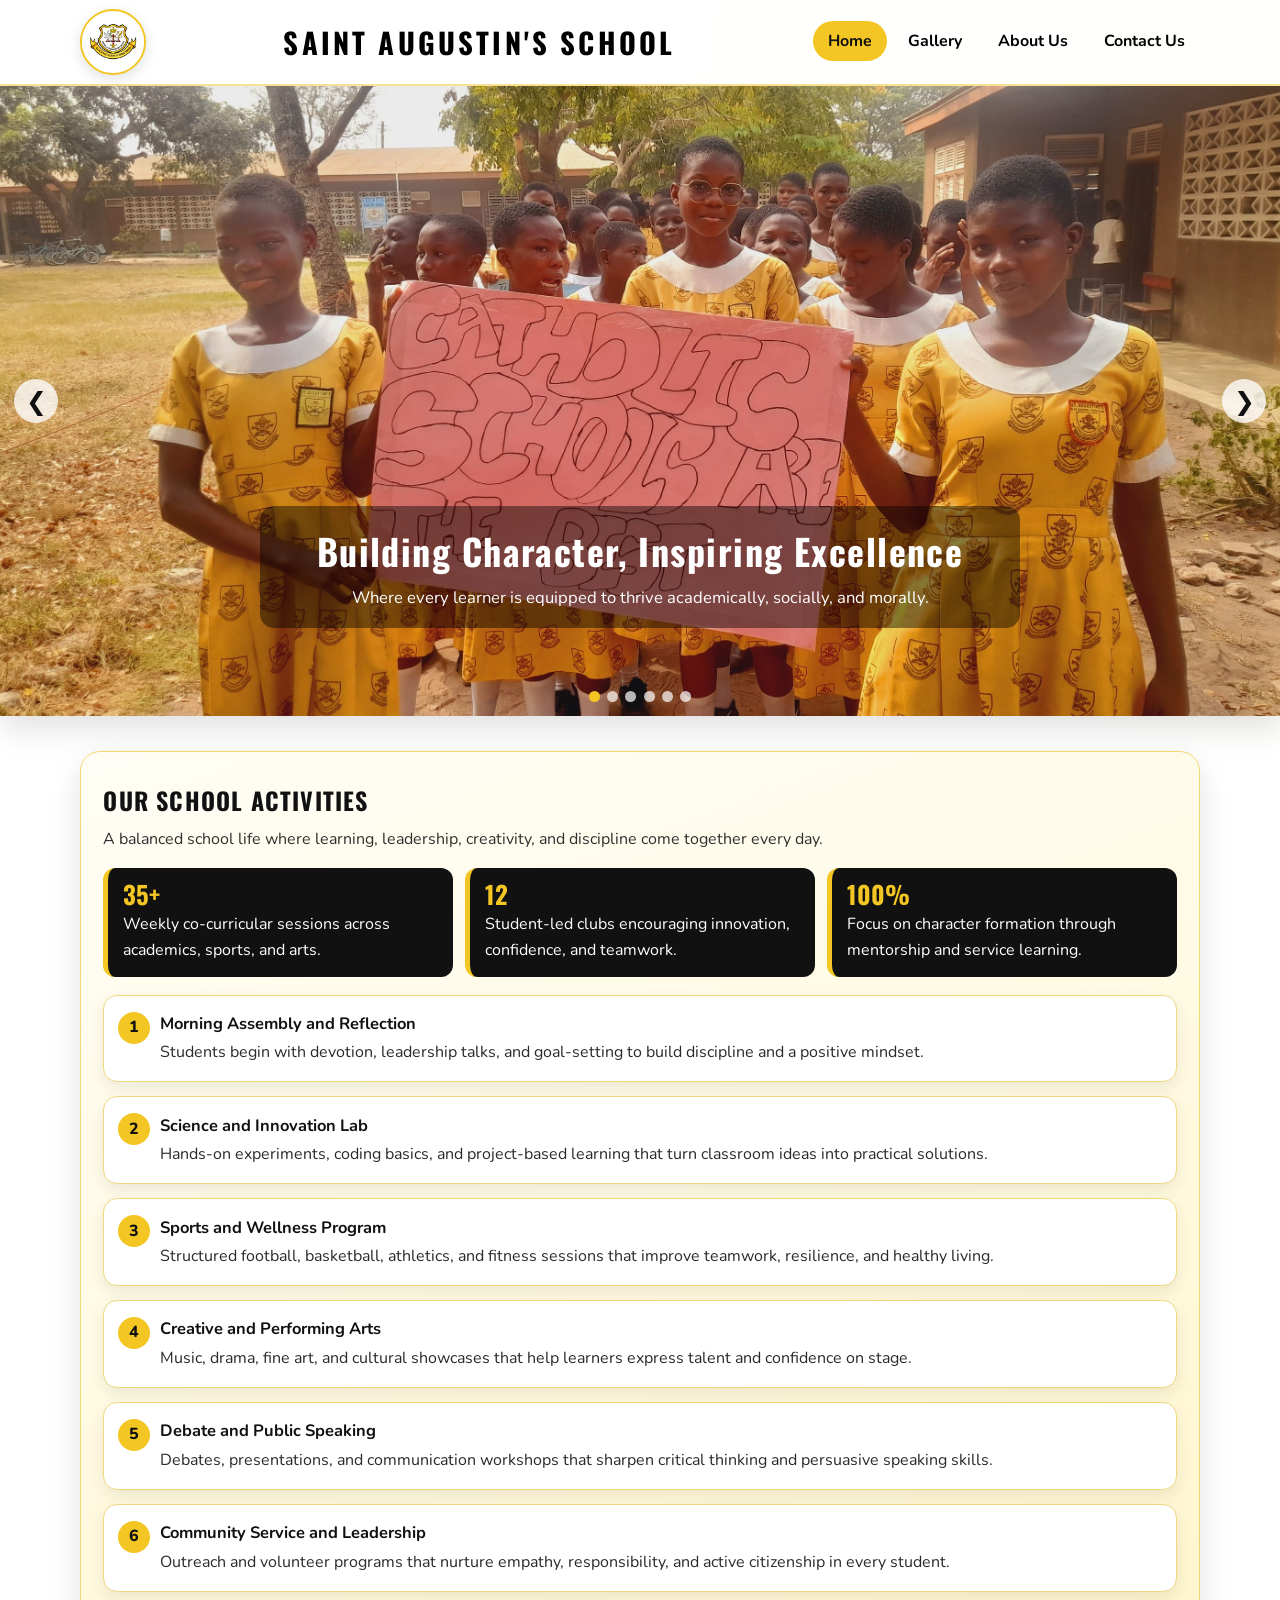
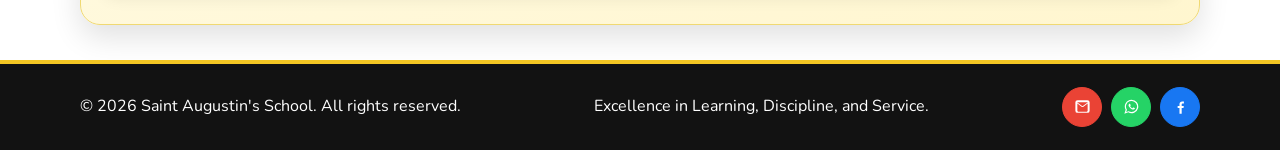
<file: index.html>
<!DOCTYPE html>
<html lang="en">
<head>
  <meta charset="UTF-8">
  <meta name="viewport" content="width=device-width, initial-scale=1.0">
  <title>Saint Augustin's School | Home</title>
  <link rel="stylesheet" href="Style.css">
</head>
<body>
  <header class="site-header">
    <nav class="navbar container">
      <a href="index.html" class="brand" aria-label="Saint Augustin's School Home">
        <img src="Images/logo.png" alt="Saint Augustin's School Logo" class="logo">
      </a>
      <h1 class="school-name">SAINT AUGUSTIN'S SCHOOL</h1>
      <button class="menu-toggle" id="menuToggle" aria-label="Open navigation menu" aria-expanded="false">
        <span></span>
        <span></span>
        <span></span>
      </button>
      <ul class="nav-links" id="navLinks">
        <li><a href="index.html" class="active">Home</a></li>
        <li><a href="Gallery.html">Gallery</a></li>
        <li><a href="About Us.html">About Us</a></li>
        <li><a href="Contact Us.html">Contact Us</a></li>
      </ul>
    </nav>
  </header>

  <main>
    <section class="hero-slider" aria-label="School highlights">
      <div class="slider-track" id="sliderTrack">
        <img src="Images/1.jpg" alt="Students in class activity" class="slide active">
        <img src="Images/2.jpg" alt="School event celebration" class="slide">
        <img src="Images/3.jpg" alt="Students learning together" class="slide">
        <img src="Images/4.jpg" alt="Sports and recreation" class="slide">
        <img src="Images/5.jpg" alt="Creative arts presentation" class="slide">
        <img src="Images/6.jpg" alt="Campus community moment" class="slide">
      </div>
      <button class="slider-btn prev" id="prevBtn" aria-label="Previous slide">&#10094;</button>
      <button class="slider-btn next" id="nextBtn" aria-label="Next slide">&#10095;</button>
      <div class="slider-dots" id="sliderDots"></div>
      <div class="hero-overlay">
        <h2>Building Character, Inspiring Excellence</h2>
        <p>Where every learner is equipped to thrive academically, socially, and morally.</p>
      </div>
    </section>

    <section class="activities container" aria-labelledby="activitiesTitle">
      <div class="activities-head">
        <h2 id="activitiesTitle">Our School Activities</h2>
        <p class="section-intro">A balanced school life where learning, leadership, creativity, and discipline come together every day.</p>
      </div>

      <div class="activity-summary">
        <article class="summary-card">
          <h3>35+</h3>
          <p>Weekly co-curricular sessions across academics, sports, and arts.</p>
        </article>
        <article class="summary-card">
          <h3>12</h3>
          <p>Student-led clubs encouraging innovation, confidence, and teamwork.</p>
        </article>
        <article class="summary-card">
          <h3>100%</h3>
          <p>Focus on character formation through mentorship and service learning.</p>
        </article>
      </div>

      <ol class="activity-list stylish-list">
        <li>
          <strong>Morning Assembly and Reflection</strong>
          <p>Students begin with devotion, leadership talks, and goal-setting to build discipline and a positive mindset.</p>
        </li>
        <li>
          <strong>Science and Innovation Lab</strong>
          <p>Hands-on experiments, coding basics, and project-based learning that turn classroom ideas into practical solutions.</p>
        </li>
        <li>
          <strong>Sports and Wellness Program</strong>
          <p>Structured football, basketball, athletics, and fitness sessions that improve teamwork, resilience, and healthy living.</p>
        </li>
        <li>
          <strong>Creative and Performing Arts</strong>
          <p>Music, drama, fine art, and cultural showcases that help learners express talent and confidence on stage.</p>
        </li>
        <li>
          <strong>Debate and Public Speaking</strong>
          <p>Debates, presentations, and communication workshops that sharpen critical thinking and persuasive speaking skills.</p>
        </li>
        <li>
          <strong>Community Service and Leadership</strong>
          <p>Outreach and volunteer programs that nurture empathy, responsibility, and active citizenship in every student.</p>
        </li>
      </ol>
    </section>
  </main>

  <footer class="site-footer">
    <div class="container footer-content">
      <p>&copy; 2026 Saint Augustin's School. All rights reserved.</p>
      <p>Excellence in Learning, Discipline, and Service.</p>
      <div class="footer-social" aria-label="School contact and social links">
        <a class="footer-link email-link" href="mailto:saintaugustin12@gmail.com" aria-label="Send email to Saint Augustin's School">
          <svg viewBox="0 0 24 24" aria-hidden="true" focusable="false">
            <path d="M3 6.75A2.75 2.75 0 0 1 5.75 4h12.5A2.75 2.75 0 0 1 21 6.75v10.5A2.75 2.75 0 0 1 18.25 20H5.75A2.75 2.75 0 0 1 3 17.25V6.75Zm2.1-.25 6.9 5.16 6.9-5.16H5.1Zm13.4 11V8.2l-5.77 4.31a1.25 1.25 0 0 1-1.46 0L5.5 8.2v9.3c0 .55.45 1 1 1h11c.55 0 1-.45 1-1Z"/>
          </svg>
        </a>
        <a class="footer-link whatsapp-link" href="https://wa.me/233599126966" target="_blank" rel="noopener noreferrer" aria-label="Chat on WhatsApp">
          <svg viewBox="0 0 24 24" aria-hidden="true" focusable="false">
            <path d="M12 3.5a8.5 8.5 0 0 0-7.37 12.74L3 21l4.9-1.58A8.5 8.5 0 1 0 12 3.5Zm0 15.5a6.95 6.95 0 0 1-3.54-.96l-.25-.15-2.9.93.95-2.82-.16-.28A7 7 0 1 1 12 19Zm3.85-5.15c-.2-.1-1.19-.59-1.38-.66-.18-.07-.31-.1-.44.1-.13.2-.5.66-.62.8-.11.13-.22.15-.42.05-.2-.1-.82-.3-1.56-.95-.58-.52-.97-1.15-1.08-1.35-.11-.2-.01-.3.09-.4.1-.1.2-.23.3-.34.1-.12.13-.2.2-.33.06-.13.03-.25-.02-.35-.05-.1-.44-1.07-.6-1.47-.16-.39-.33-.34-.45-.34h-.38c-.13 0-.35.05-.53.25-.18.2-.68.66-.68 1.6s.7 1.85.8 1.98c.1.13 1.37 2.08 3.32 2.91.47.2.83.31 1.12.39.47.15.9.13 1.24.08.38-.06 1.19-.49 1.35-.96.17-.47.17-.87.12-.96-.04-.1-.18-.15-.38-.25Z"/>
          </svg>
        </a>
        <a class="footer-link facebook-link" href="https://web.facebook.com/people/St-Augustines-RC-JHS-School-Ashaiman/100087876585555/" target="_blank" rel="noopener noreferrer" aria-label="Visit Facebook page">
          <svg viewBox="0 0 24 24" aria-hidden="true" focusable="false">
            <path d="M13.5 21v-7h2.3l.35-2.73H13.5V9.53c0-.8.22-1.34 1.36-1.34h1.45V5.74c-.25-.03-1.1-.1-2.1-.1-2.07 0-3.49 1.26-3.49 3.57v2.06H8.4V14h2.32v7h2.78Z"/>
          </svg>
        </a>
      </div>
    </div>
  </footer>

  <script>
    const menuToggle = document.getElementById("menuToggle");
    const navLinks = document.getElementById("navLinks");

    menuToggle.addEventListener("click", () => {
      const expanded = menuToggle.getAttribute("aria-expanded") === "true";
      menuToggle.setAttribute("aria-expanded", String(!expanded));
      navLinks.classList.toggle("open");
    });

    const slides = document.querySelectorAll(".slide");
    const dotsContainer = document.getElementById("sliderDots");
    const prevBtn = document.getElementById("prevBtn");
    const nextBtn = document.getElementById("nextBtn");
    let currentIndex = 0;
    let autoPlayTimer;

    function renderDots() {
      slides.forEach((_, index) => {
        const dot = document.createElement("button");
        dot.className = "dot";
        dot.setAttribute("aria-label", `Go to slide ${index + 1}`);
        dot.addEventListener("click", () => showSlide(index));
        dotsContainer.appendChild(dot);
      });
    }

    function updateUI() {
      slides.forEach((slide, index) => {
        slide.classList.toggle("active", index === currentIndex);
      });
      const dots = document.querySelectorAll(".dot");
      dots.forEach((dot, index) => {
        dot.classList.toggle("active", index === currentIndex);
      });
    }

    function showSlide(index) {
      currentIndex = (index + slides.length) % slides.length;
      updateUI();
      restartAutoPlay();
    }

    function nextSlide() {
      showSlide(currentIndex + 1);
    }

    function prevSlide() {
      showSlide(currentIndex - 1);
    }

    function startAutoPlay() {
      autoPlayTimer = setInterval(nextSlide, 4500);
    }

    function restartAutoPlay() {
      clearInterval(autoPlayTimer);
      startAutoPlay();
    }

    prevBtn.addEventListener("click", prevSlide);
    nextBtn.addEventListener("click", nextSlide);

    renderDots();
    updateUI();
    startAutoPlay();
  </script>
</body>
</html>
</file>
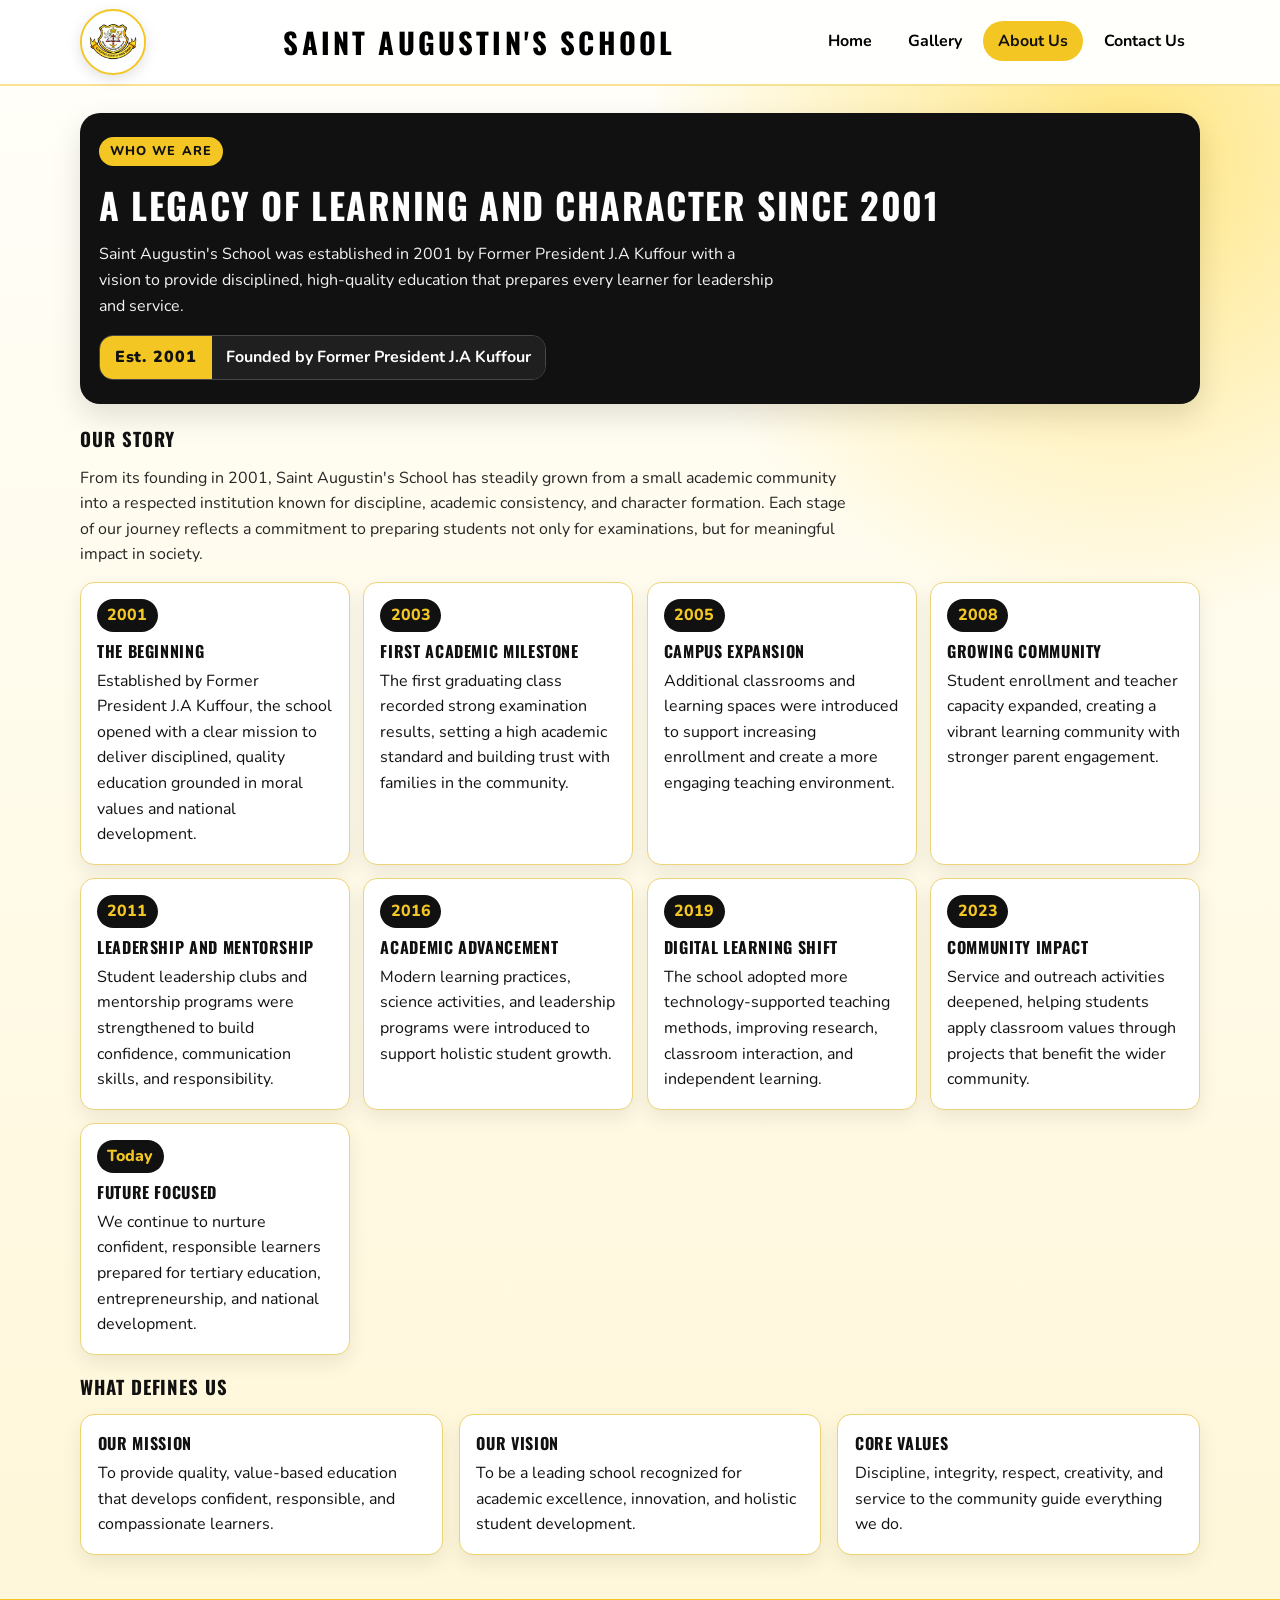
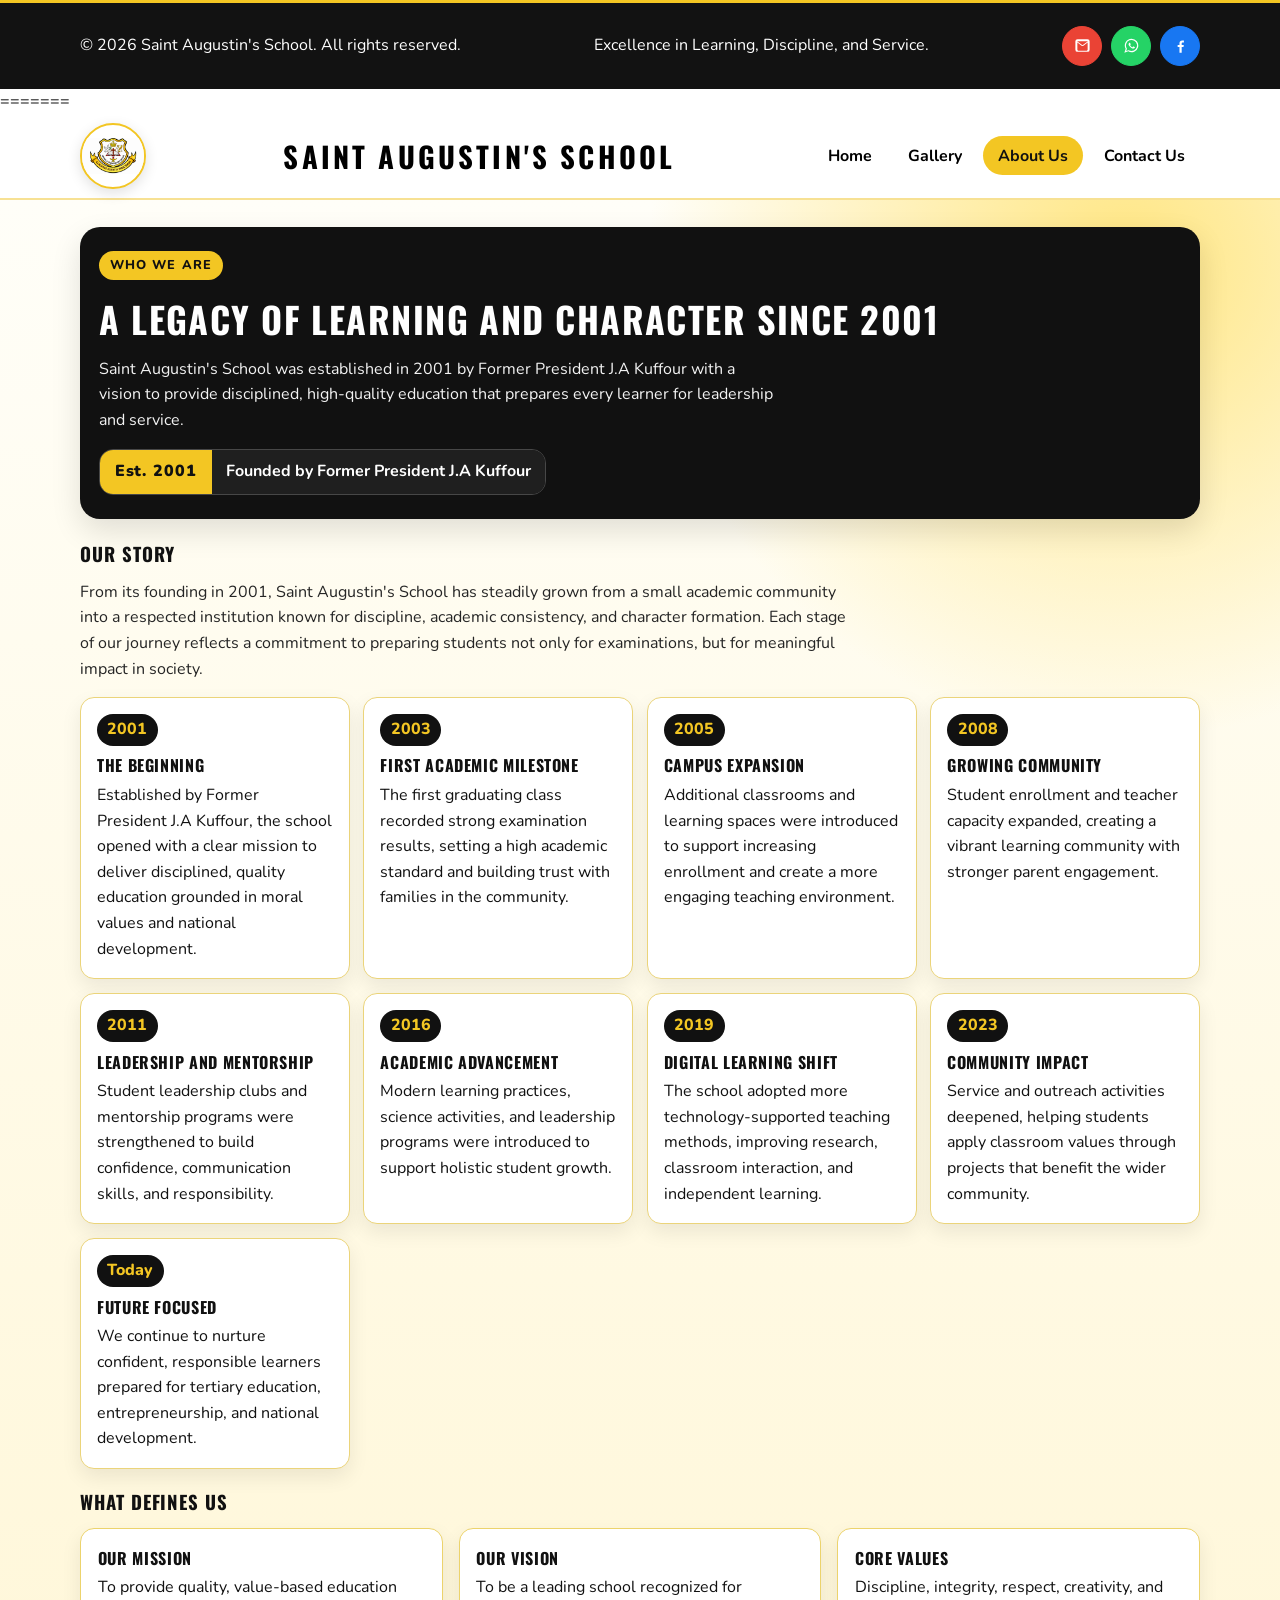
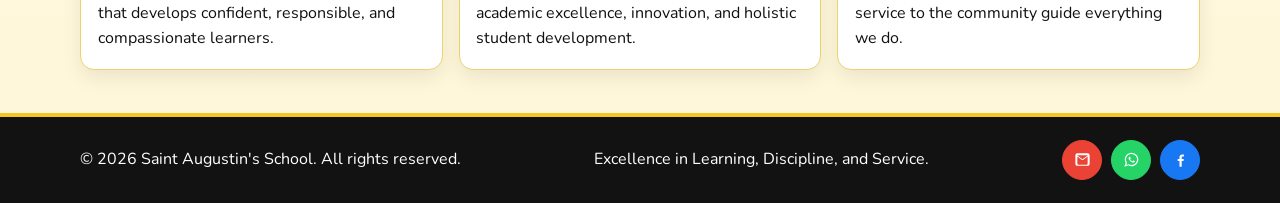
<file: About Us.html>
<!DOCTYPE html>
<html lang="en">
<head>
  <meta charset="UTF-8">
  <meta name="viewport" content="width=device-width, initial-scale=1.0">
  <title>Saint Augustin's School | About Us</title>
  <link rel="stylesheet" href="Style.css">
</head>
<body>
  <header class="site-header">
    <nav class="navbar container">
      <a href="index.html" class="brand" aria-label="Saint Augustin's School Home">
        <img src="Images/logo.png" alt="Saint Augustin's School Logo" class="logo">
      </a>
      <h1 class="school-name">SAINT AUGUSTIN'S SCHOOL</h1>
      <button class="menu-toggle" id="menuToggle" aria-label="Open navigation menu" aria-expanded="false">
        <span></span>
        <span></span>
        <span></span>
      </button>
      <ul class="nav-links" id="navLinks">
        <li><a href="index.html">Home</a></li>
        <li><a href="Gallery.html">Gallery</a></li>
        <li><a href="About Us.html" class="active">About Us</a></li>
        <li><a href="Contact Us.html">Contact Us</a></li>
      </ul>
    </nav>
  </header>

  <main class="about-modern">
    <section class="about-hero container" aria-labelledby="aboutHeroTitle">
      <p class="about-kicker">Who We Are</p>
      <h2 id="aboutHeroTitle">A Legacy of Learning and Character Since 2001</h2>
      <p class="about-lead">Saint Augustin's School was established in 2001 by Former President J.A Kuffour with a vision to provide disciplined, high-quality education that prepares every learner for leadership and service.</p>
      <div class="history-badge" role="note" aria-label="Founding year and founder">
        <span class="badge-year">Est. 2001</span>
        <span class="badge-text">Founded by Former President J.A Kuffour</span>
      </div>
    </section>

    <section class="history-timeline container" aria-labelledby="historyTitle">
      <h3 id="historyTitle">Our Story</h3>
      <p class="history-intro">From its founding in 2001, Saint Augustin's School has steadily grown from a small academic community into a respected institution known for discipline, academic consistency, and character formation. Each stage of our journey reflects a commitment to preparing students not only for examinations, but for meaningful impact in society.</p>
      <div class="timeline-grid">
        <article class="timeline-card">
          <p class="timeline-year">2001</p>
          <h4>The Beginning</h4>
          <p>Established by Former President J.A Kuffour, the school opened with a clear mission to deliver disciplined, quality education grounded in moral values and national development.</p>
        </article>
        <article class="timeline-card">
          <p class="timeline-year">2003</p>
          <h4>First Academic Milestone</h4>
          <p>The first graduating class recorded strong examination results, setting a high academic standard and building trust with families in the community.</p>
        </article>
        <article class="timeline-card">
          <p class="timeline-year">2005</p>
          <h4>Campus Expansion</h4>
          <p>Additional classrooms and learning spaces were introduced to support increasing enrollment and create a more engaging teaching environment.</p>
        </article>
        <article class="timeline-card">
          <p class="timeline-year">2008</p>
          <h4>Growing Community</h4>
          <p>Student enrollment and teacher capacity expanded, creating a vibrant learning community with stronger parent engagement.</p>
        </article>
        <article class="timeline-card">
          <p class="timeline-year">2011</p>
          <h4>Leadership and Mentorship</h4>
          <p>Student leadership clubs and mentorship programs were strengthened to build confidence, communication skills, and responsibility.</p>
        </article>
        <article class="timeline-card">
          <p class="timeline-year">2016</p>
          <h4>Academic Advancement</h4>
          <p>Modern learning practices, science activities, and leadership programs were introduced to support holistic student growth.</p>
        </article>
        <article class="timeline-card">
          <p class="timeline-year">2019</p>
          <h4>Digital Learning Shift</h4>
          <p>The school adopted more technology-supported teaching methods, improving research, classroom interaction, and independent learning.</p>
        </article>
        <article class="timeline-card">
          <p class="timeline-year">2023</p>
          <h4>Community Impact</h4>
          <p>Service and outreach activities deepened, helping students apply classroom values through projects that benefit the wider community.</p>
        </article>
        <article class="timeline-card">
          <p class="timeline-year">Today</p>
          <h4>Future Focused</h4>
          <p>We continue to nurture confident, responsible learners prepared for tertiary education, entrepreneurship, and national development.</p>
        </article>
      </div>
    </section>

    <section class="about-values container" aria-labelledby="valuesTitle">
      <h3 id="valuesTitle">What Defines Us</h3>
      <div class="about-grid">
        <article class="info-card">
          <h4>Our Mission</h4>
          <p>To provide quality, value-based education that develops confident, responsible, and compassionate learners.</p>
        </article>
        <article class="info-card">
          <h4>Our Vision</h4>
          <p>To be a leading school recognized for academic excellence, innovation, and holistic student development.</p>
        </article>
        <article class="info-card">
          <h4>Core Values</h4>
          <p>Discipline, integrity, respect, creativity, and service to the community guide everything we do.</p>
        </article>
      </div>
    </section>
  </main>

  <footer class="site-footer">
    <div class="container footer-content">
      <p>&copy; 2026 Saint Augustin's School. All rights reserved.</p>
      <p>Excellence in Learning, Discipline, and Service.</p>
      <div class="footer-social" aria-label="School contact and social links">
        <a class="footer-link email-link" href="mailto:saintaugustin12@gmail.com" aria-label="Send email to Saint Augustin's School">
          <svg viewBox="0 0 24 24" aria-hidden="true" focusable="false">
            <path d="M3 6.75A2.75 2.75 0 0 1 5.75 4h12.5A2.75 2.75 0 0 1 21 6.75v10.5A2.75 2.75 0 0 1 18.25 20H5.75A2.75 2.75 0 0 1 3 17.25V6.75Zm2.1-.25 6.9 5.16 6.9-5.16H5.1Zm13.4 11V8.2l-5.77 4.31a1.25 1.25 0 0 1-1.46 0L5.5 8.2v9.3c0 .55.45 1 1 1h11c.55 0 1-.45 1-1Z"/>
          </svg>
        </a>
        <a class="footer-link whatsapp-link" href="https://wa.me/233599126966" target="_blank" rel="noopener noreferrer" aria-label="Chat on WhatsApp">
          <svg viewBox="0 0 24 24" aria-hidden="true" focusable="false">
            <path d="M12 3.5a8.5 8.5 0 0 0-7.37 12.74L3 21l4.9-1.58A8.5 8.5 0 1 0 12 3.5Zm0 15.5a6.95 6.95 0 0 1-3.54-.96l-.25-.15-2.9.93.95-2.82-.16-.28A7 7 0 1 1 12 19Zm3.85-5.15c-.2-.1-1.19-.59-1.38-.66-.18-.07-.31-.1-.44.1-.13.2-.5.66-.62.8-.11.13-.22.15-.42.05-.2-.1-.82-.3-1.56-.95-.58-.52-.97-1.15-1.08-1.35-.11-.2-.01-.3.09-.4.1-.1.2-.23.3-.34.1-.12.13-.2.2-.33.06-.13.03-.25-.02-.35-.05-.1-.44-1.07-.6-1.47-.16-.39-.33-.34-.45-.34h-.38c-.13 0-.35.05-.53.25-.18.2-.68.66-.68 1.6s.7 1.85.8 1.98c.1.13 1.37 2.08 3.32 2.91.47.2.83.31 1.12.39.47.15.9.13 1.24.08.38-.06 1.19-.49 1.35-.96.17-.47.17-.87.12-.96-.04-.1-.18-.15-.38-.25Z"/>
          </svg>
        </a>
        <a class="footer-link facebook-link" href="https://web.facebook.com/people/St-Augustines-RC-JHS-School-Ashaiman/100087876585555/" target="_blank" rel="noopener noreferrer" aria-label="Visit Facebook page">
          <svg viewBox="0 0 24 24" aria-hidden="true" focusable="false">
            <path d="M13.5 21v-7h2.3l.35-2.73H13.5V9.53c0-.8.22-1.34 1.36-1.34h1.45V5.74c-.25-.03-1.1-.1-2.1-.1-2.07 0-3.49 1.26-3.49 3.57v2.06H8.4V14h2.32v7h2.78Z"/>
          </svg>
        </a>
      </div>
    </div>
  </footer>

  <script>
    const menuToggle = document.getElementById("menuToggle");
    const navLinks = document.getElementById("navLinks");

    menuToggle.addEventListener("click", () => {
      const expanded = menuToggle.getAttribute("aria-expanded") === "true";
      menuToggle.setAttribute("aria-expanded", String(!expanded));
      navLinks.classList.toggle("open");
    });
  </script>
</body>
</html>
=======
<!DOCTYPE html>
<html lang="en">
<head>
  <meta charset="UTF-8">
  <meta name="viewport" content="width=device-width, initial-scale=1.0">
  <title>Saint Augustin's School | About Us</title>
  <link rel="stylesheet" href="Style.css">
</head>
<body>
  <header class="site-header">
    <nav class="navbar container">
      <a href="index.html" class="brand" aria-label="Saint Augustin's School Home">
        <img src="Images/logo.png" alt="Saint Augustin's School Logo" class="logo">
      </a>
      <h1 class="school-name">SAINT AUGUSTIN'S SCHOOL</h1>
      <button class="menu-toggle" id="menuToggle" aria-label="Open navigation menu" aria-expanded="false">
        <span></span>
        <span></span>
        <span></span>
      </button>
      <ul class="nav-links" id="navLinks">
        <li><a href="index.html">Home</a></li>
        <li><a href="Gallery.html">Gallery</a></li>
        <li><a href="About Us.html" class="active">About Us</a></li>
        <li><a href="Contact Us.html">Contact Us</a></li>
      </ul>
    </nav>
  </header>

  <main class="about-modern">
    <section class="about-hero container" aria-labelledby="aboutHeroTitle">
      <p class="about-kicker">Who We Are</p>
      <h2 id="aboutHeroTitle">A Legacy of Learning and Character Since 2001</h2>
      <p class="about-lead">Saint Augustin's School was established in 2001 by Former President J.A Kuffour with a vision to provide disciplined, high-quality education that prepares every learner for leadership and service.</p>
      <div class="history-badge" role="note" aria-label="Founding year and founder">
        <span class="badge-year">Est. 2001</span>
        <span class="badge-text">Founded by Former President J.A Kuffour</span>
      </div>
    </section>

    <section class="history-timeline container" aria-labelledby="historyTitle">
      <h3 id="historyTitle">Our Story</h3>
      <p class="history-intro">From its founding in 2001, Saint Augustin's School has steadily grown from a small academic community into a respected institution known for discipline, academic consistency, and character formation. Each stage of our journey reflects a commitment to preparing students not only for examinations, but for meaningful impact in society.</p>
      <div class="timeline-grid">
        <article class="timeline-card">
          <p class="timeline-year">2001</p>
          <h4>The Beginning</h4>
          <p>Established by Former President J.A Kuffour, the school opened with a clear mission to deliver disciplined, quality education grounded in moral values and national development.</p>
        </article>
        <article class="timeline-card">
          <p class="timeline-year">2003</p>
          <h4>First Academic Milestone</h4>
          <p>The first graduating class recorded strong examination results, setting a high academic standard and building trust with families in the community.</p>
        </article>
        <article class="timeline-card">
          <p class="timeline-year">2005</p>
          <h4>Campus Expansion</h4>
          <p>Additional classrooms and learning spaces were introduced to support increasing enrollment and create a more engaging teaching environment.</p>
        </article>
        <article class="timeline-card">
          <p class="timeline-year">2008</p>
          <h4>Growing Community</h4>
          <p>Student enrollment and teacher capacity expanded, creating a vibrant learning community with stronger parent engagement.</p>
        </article>
        <article class="timeline-card">
          <p class="timeline-year">2011</p>
          <h4>Leadership and Mentorship</h4>
          <p>Student leadership clubs and mentorship programs were strengthened to build confidence, communication skills, and responsibility.</p>
        </article>
        <article class="timeline-card">
          <p class="timeline-year">2016</p>
          <h4>Academic Advancement</h4>
          <p>Modern learning practices, science activities, and leadership programs were introduced to support holistic student growth.</p>
        </article>
        <article class="timeline-card">
          <p class="timeline-year">2019</p>
          <h4>Digital Learning Shift</h4>
          <p>The school adopted more technology-supported teaching methods, improving research, classroom interaction, and independent learning.</p>
        </article>
        <article class="timeline-card">
          <p class="timeline-year">2023</p>
          <h4>Community Impact</h4>
          <p>Service and outreach activities deepened, helping students apply classroom values through projects that benefit the wider community.</p>
        </article>
        <article class="timeline-card">
          <p class="timeline-year">Today</p>
          <h4>Future Focused</h4>
          <p>We continue to nurture confident, responsible learners prepared for tertiary education, entrepreneurship, and national development.</p>
        </article>
      </div>
    </section>

    <section class="about-values container" aria-labelledby="valuesTitle">
      <h3 id="valuesTitle">What Defines Us</h3>
      <div class="about-grid">
        <article class="info-card">
          <h4>Our Mission</h4>
          <p>To provide quality, value-based education that develops confident, responsible, and compassionate learners.</p>
        </article>
        <article class="info-card">
          <h4>Our Vision</h4>
          <p>To be a leading school recognized for academic excellence, innovation, and holistic student development.</p>
        </article>
        <article class="info-card">
          <h4>Core Values</h4>
          <p>Discipline, integrity, respect, creativity, and service to the community guide everything we do.</p>
        </article>
      </div>
    </section>
  </main>

  <footer class="site-footer">
    <div class="container footer-content">
      <p>&copy; 2026 Saint Augustin's School. All rights reserved.</p>
      <p>Excellence in Learning, Discipline, and Service.</p>
      <div class="footer-social" aria-label="School contact and social links">
        <a class="footer-link email-link" href="mailto:saintaugustin12@gmail.com" aria-label="Send email to Saint Augustin's School">
          <svg viewBox="0 0 24 24" aria-hidden="true" focusable="false">
            <path d="M3 6.75A2.75 2.75 0 0 1 5.75 4h12.5A2.75 2.75 0 0 1 21 6.75v10.5A2.75 2.75 0 0 1 18.25 20H5.75A2.75 2.75 0 0 1 3 17.25V6.75Zm2.1-.25 6.9 5.16 6.9-5.16H5.1Zm13.4 11V8.2l-5.77 4.31a1.25 1.25 0 0 1-1.46 0L5.5 8.2v9.3c0 .55.45 1 1 1h11c.55 0 1-.45 1-1Z"/>
          </svg>
        </a>
        <a class="footer-link whatsapp-link" href="https://wa.me/233599126966" target="_blank" rel="noopener noreferrer" aria-label="Chat on WhatsApp">
          <svg viewBox="0 0 24 24" aria-hidden="true" focusable="false">
            <path d="M12 3.5a8.5 8.5 0 0 0-7.37 12.74L3 21l4.9-1.58A8.5 8.5 0 1 0 12 3.5Zm0 15.5a6.95 6.95 0 0 1-3.54-.96l-.25-.15-2.9.93.95-2.82-.16-.28A7 7 0 1 1 12 19Zm3.85-5.15c-.2-.1-1.19-.59-1.38-.66-.18-.07-.31-.1-.44.1-.13.2-.5.66-.62.8-.11.13-.22.15-.42.05-.2-.1-.82-.3-1.56-.95-.58-.52-.97-1.15-1.08-1.35-.11-.2-.01-.3.09-.4.1-.1.2-.23.3-.34.1-.12.13-.2.2-.33.06-.13.03-.25-.02-.35-.05-.1-.44-1.07-.6-1.47-.16-.39-.33-.34-.45-.34h-.38c-.13 0-.35.05-.53.25-.18.2-.68.66-.68 1.6s.7 1.85.8 1.98c.1.13 1.37 2.08 3.32 2.91.47.2.83.31 1.12.39.47.15.9.13 1.24.08.38-.06 1.19-.49 1.35-.96.17-.47.17-.87.12-.96-.04-.1-.18-.15-.38-.25Z"/>
          </svg>
        </a>
        <a class="footer-link facebook-link" href="https://web.facebook.com/people/St-Augustines-RC-JHS-School-Ashaiman/100087876585555/" target="_blank" rel="noopener noreferrer" aria-label="Visit Facebook page">
          <svg viewBox="0 0 24 24" aria-hidden="true" focusable="false">
            <path d="M13.5 21v-7h2.3l.35-2.73H13.5V9.53c0-.8.22-1.34 1.36-1.34h1.45V5.74c-.25-.03-1.1-.1-2.1-.1-2.07 0-3.49 1.26-3.49 3.57v2.06H8.4V14h2.32v7h2.78Z"/>
          </svg>
        </a>
      </div>
    </div>
  </footer>

  <script>
    const menuToggle = document.getElementById("menuToggle");
    const navLinks = document.getElementById("navLinks");

    menuToggle.addEventListener("click", () => {
      const expanded = menuToggle.getAttribute("aria-expanded") === "true";
      menuToggle.setAttribute("aria-expanded", String(!expanded));
      navLinks.classList.toggle("open");
    });
  </script>
</body>
</html>
</file>
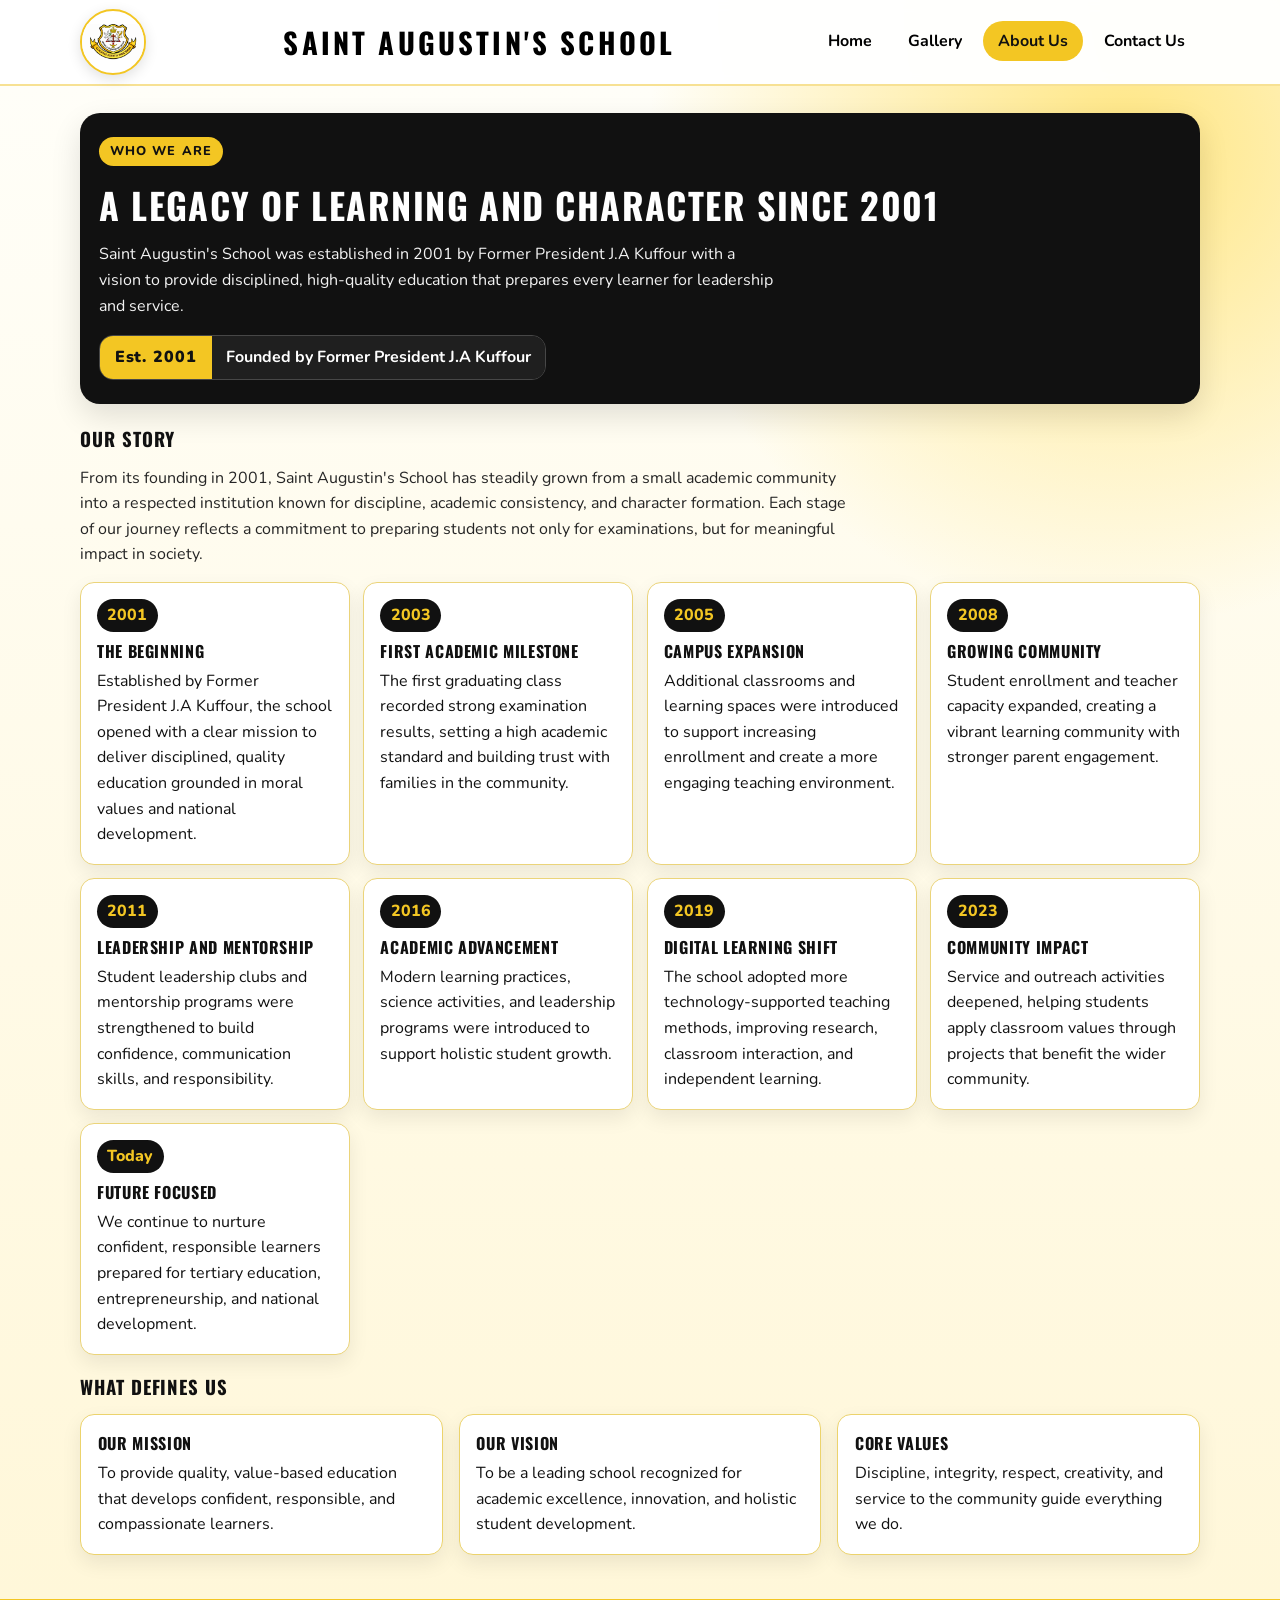
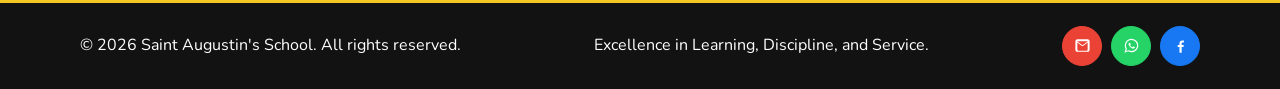
<file: about-us.html>
<!DOCTYPE html>
<html lang="en">
<head>
  <meta charset="UTF-8">
  <meta name="viewport" content="width=device-width, initial-scale=1.0">
  <title>Saint Augustin's School | About Us</title>
  <link rel="stylesheet" href="Style.css">
</head>
<body>
  <header class="site-header">
    <nav class="navbar container">
      <a href="index.html" class="brand" aria-label="Saint Augustin's School Home">
        <img src="Images/logo.png" alt="Saint Augustin's School Logo" class="logo">
      </a>
      <h1 class="school-name">SAINT AUGUSTIN'S SCHOOL</h1>
      <button class="menu-toggle" id="menuToggle" aria-label="Open navigation menu" aria-expanded="false">
        <span></span>
        <span></span>
        <span></span>
      </button>
      <ul class="nav-links" id="navLinks">
        <li><a href="index.html">Home</a></li>
        <li><a href="Gallery.html">Gallery</a></li>
        <li><a href="about-us.html" class="active">About Us</a></li>
        <li><a href="contact-us.html">Contact Us</a></li>
      </ul>
    </nav>
  </header>

  <main class="about-modern">
    <section class="about-hero container" aria-labelledby="aboutHeroTitle">
      <p class="about-kicker">Who We Are</p>
      <h2 id="aboutHeroTitle">A Legacy of Learning and Character Since 2001</h2>
      <p class="about-lead">Saint Augustin's School was established in 2001 by Former President J.A Kuffour with a vision to provide disciplined, high-quality education that prepares every learner for leadership and service.</p>
      <div class="history-badge" role="note" aria-label="Founding year and founder">
        <span class="badge-year">Est. 2001</span>
        <span class="badge-text">Founded by Former President J.A Kuffour</span>
      </div>
    </section>

    <section class="history-timeline container" aria-labelledby="historyTitle">
      <h3 id="historyTitle">Our Story</h3>
      <p class="history-intro">From its founding in 2001, Saint Augustin's School has steadily grown from a small academic community into a respected institution known for discipline, academic consistency, and character formation. Each stage of our journey reflects a commitment to preparing students not only for examinations, but for meaningful impact in society.</p>
      <div class="timeline-grid">
        <article class="timeline-card">
          <p class="timeline-year">2001</p>
          <h4>The Beginning</h4>
          <p>Established by Former President J.A Kuffour, the school opened with a clear mission to deliver disciplined, quality education grounded in moral values and national development.</p>
        </article>
        <article class="timeline-card">
          <p class="timeline-year">2003</p>
          <h4>First Academic Milestone</h4>
          <p>The first graduating class recorded strong examination results, setting a high academic standard and building trust with families in the community.</p>
        </article>
        <article class="timeline-card">
          <p class="timeline-year">2005</p>
          <h4>Campus Expansion</h4>
          <p>Additional classrooms and learning spaces were introduced to support increasing enrollment and create a more engaging teaching environment.</p>
        </article>
        <article class="timeline-card">
          <p class="timeline-year">2008</p>
          <h4>Growing Community</h4>
          <p>Student enrollment and teacher capacity expanded, creating a vibrant learning community with stronger parent engagement.</p>
        </article>
        <article class="timeline-card">
          <p class="timeline-year">2011</p>
          <h4>Leadership and Mentorship</h4>
          <p>Student leadership clubs and mentorship programs were strengthened to build confidence, communication skills, and responsibility.</p>
        </article>
        <article class="timeline-card">
          <p class="timeline-year">2016</p>
          <h4>Academic Advancement</h4>
          <p>Modern learning practices, science activities, and leadership programs were introduced to support holistic student growth.</p>
        </article>
        <article class="timeline-card">
          <p class="timeline-year">2019</p>
          <h4>Digital Learning Shift</h4>
          <p>The school adopted more technology-supported teaching methods, improving research, classroom interaction, and independent learning.</p>
        </article>
        <article class="timeline-card">
          <p class="timeline-year">2023</p>
          <h4>Community Impact</h4>
          <p>Service and outreach activities deepened, helping students apply classroom values through projects that benefit the wider community.</p>
        </article>
        <article class="timeline-card">
          <p class="timeline-year">Today</p>
          <h4>Future Focused</h4>
          <p>We continue to nurture confident, responsible learners prepared for tertiary education, entrepreneurship, and national development.</p>
        </article>
      </div>
    </section>

    <section class="about-values container" aria-labelledby="valuesTitle">
      <h3 id="valuesTitle">What Defines Us</h3>
      <div class="about-grid">
        <article class="info-card">
          <h4>Our Mission</h4>
          <p>To provide quality, value-based education that develops confident, responsible, and compassionate learners.</p>
        </article>
        <article class="info-card">
          <h4>Our Vision</h4>
          <p>To be a leading school recognized for academic excellence, innovation, and holistic student development.</p>
        </article>
        <article class="info-card">
          <h4>Core Values</h4>
          <p>Discipline, integrity, respect, creativity, and service to the community guide everything we do.</p>
        </article>
      </div>
    </section>
  </main>

  <footer class="site-footer">
    <div class="container footer-content">
      <p>&copy; 2026 Saint Augustin's School. All rights reserved.</p>
      <p>Excellence in Learning, Discipline, and Service.</p>
      <div class="footer-social" aria-label="School contact and social links">
        <a class="footer-link email-link" href="mailto:saintaugustin12@gmail.com" aria-label="Send email to Saint Augustin's School">
          <svg viewBox="0 0 24 24" aria-hidden="true" focusable="false">
            <path d="M3 6.75A2.75 2.75 0 0 1 5.75 4h12.5A2.75 2.75 0 0 1 21 6.75v10.5A2.75 2.75 0 0 1 18.25 20H5.75A2.75 2.75 0 0 1 3 17.25V6.75Zm2.1-.25 6.9 5.16 6.9-5.16H5.1Zm13.4 11V8.2l-5.77 4.31a1.25 1.25 0 0 1-1.46 0L5.5 8.2v9.3c0 .55.45 1 1 1h11c.55 0 1-.45 1-1Z"/>
          </svg>
        </a>
        <a class="footer-link whatsapp-link" href="https://wa.me/233599126966" target="_blank" rel="noopener noreferrer" aria-label="Chat on WhatsApp">
          <svg viewBox="0 0 24 24" aria-hidden="true" focusable="false">
            <path d="M12 3.5a8.5 8.5 0 0 0-7.37 12.74L3 21l4.9-1.58A8.5 8.5 0 1 0 12 3.5Zm0 15.5a6.95 6.95 0 0 1-3.54-.96l-.25-.15-2.9.93.95-2.82-.16-.28A7 7 0 1 1 12 19Zm3.85-5.15c-.2-.1-1.19-.59-1.38-.66-.18-.07-.31-.1-.44.1-.13.2-.5.66-.62.8-.11.13-.22.15-.42.05-.2-.1-.82-.3-1.56-.95-.58-.52-.97-1.15-1.08-1.35-.11-.2-.01-.3.09-.4.1-.1.2-.23.3-.34.1-.12.13-.2.2-.33.06-.13.03-.25-.02-.35-.05-.1-.44-1.07-.6-1.47-.16-.39-.33-.34-.45-.34h-.38c-.13 0-.35.05-.53.25-.18.2-.68.66-.68 1.6s.7 1.85.8 1.98c.1.13 1.37 2.08 3.32 2.91.47.2.83.31 1.12.39.47.15.9.13 1.24.08.38-.06 1.19-.49 1.35-.96.17-.47.17-.87.12-.96-.04-.1-.18-.15-.38-.25Z"/>
          </svg>
        </a>
        <a class="footer-link facebook-link" href="https://web.facebook.com/people/St-Augustines-RC-JHS-School-Ashaiman/100087876585555/" target="_blank" rel="noopener noreferrer" aria-label="Visit Facebook page">
          <svg viewBox="0 0 24 24" aria-hidden="true" focusable="false">
            <path d="M13.5 21v-7h2.3l.35-2.73H13.5V9.53c0-.8.22-1.34 1.36-1.34h1.45V5.74c-.25-.03-1.1-.1-2.1-.1-2.07 0-3.49 1.26-3.49 3.57v2.06H8.4V14h2.32v7h2.78Z"/>
          </svg>
        </a>
      </div>
    </div>
  </footer>

  <script>
    const menuToggle = document.getElementById("menuToggle");
    const navLinks = document.getElementById("navLinks");

    menuToggle.addEventListener("click", () => {
      const expanded = menuToggle.getAttribute("aria-expanded") === "true";
      menuToggle.setAttribute("aria-expanded", String(!expanded));
      navLinks.classList.toggle("open");
    });
  </script>
</body>
</html>
</file>
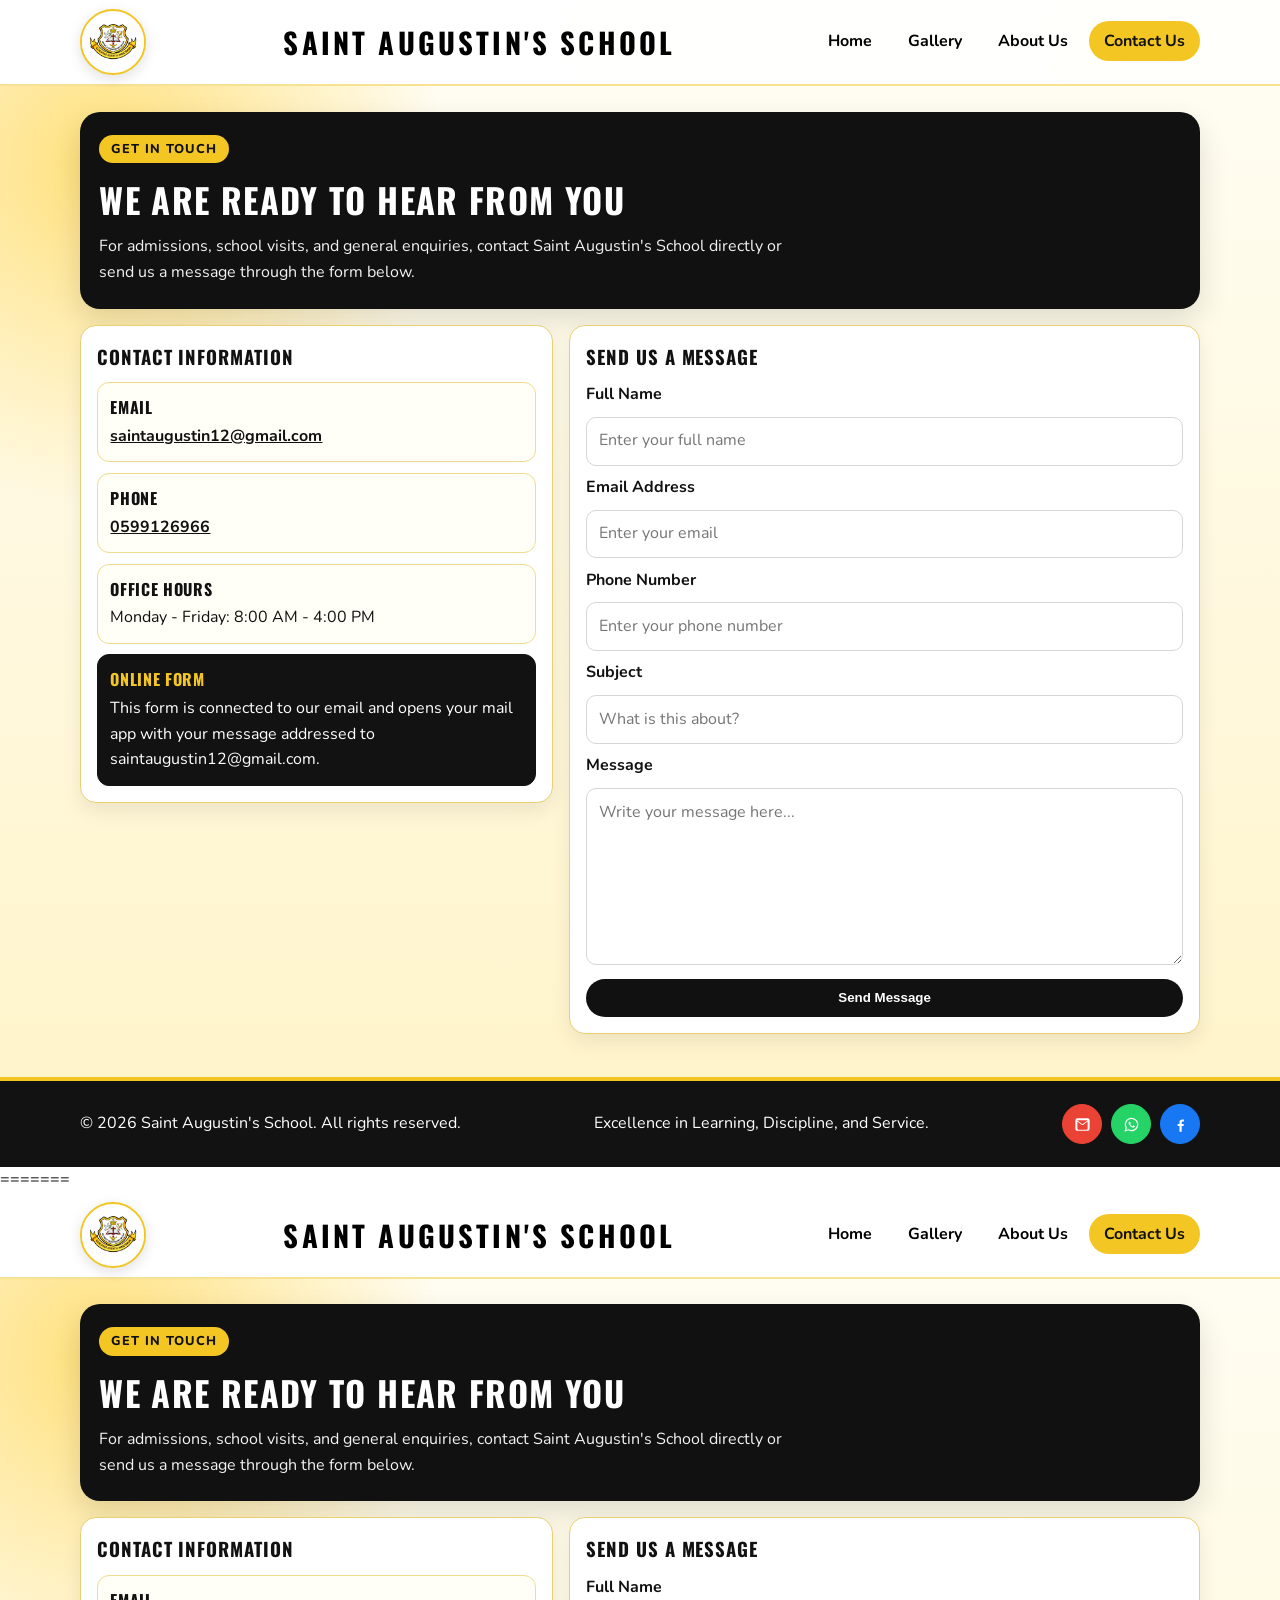
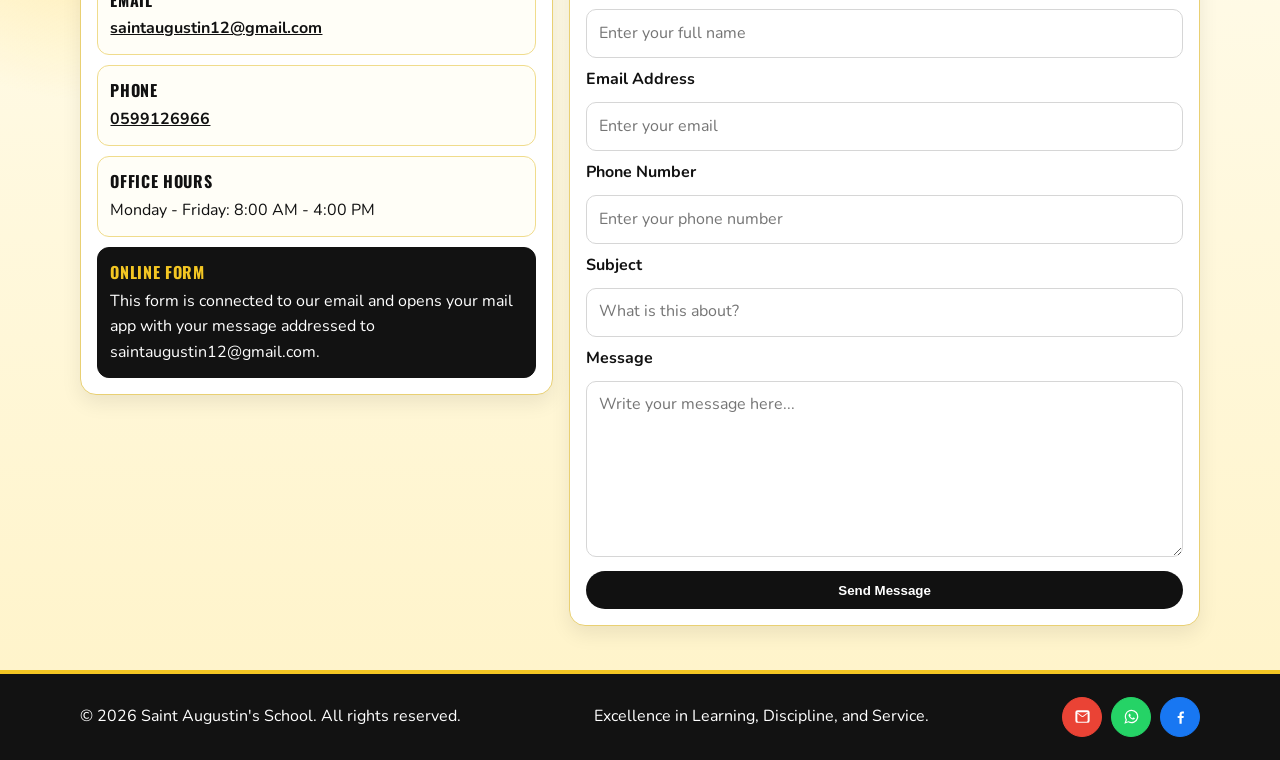
<file: Contact Us.html>
<!DOCTYPE html>
<html lang="en">
<head>
  <meta charset="UTF-8">
  <meta name="viewport" content="width=device-width, initial-scale=1.0">
  <title>Saint Augustin's School | Contact Us</title>
  <link rel="stylesheet" href="Style.css">
</head>
<body>
  <header class="site-header">
    <nav class="navbar container">
      <a href="index.html" class="brand" aria-label="Saint Augustin's School Home">
        <img src="Images/logo.png" alt="Saint Augustin's School Logo" class="logo">
      </a>
      <h1 class="school-name">SAINT AUGUSTIN'S SCHOOL</h1>
      <button class="menu-toggle" id="menuToggle" aria-label="Open navigation menu" aria-expanded="false">
        <span></span>
        <span></span>
        <span></span>
      </button>
      <ul class="nav-links" id="navLinks">
        <li><a href="index.html">Home</a></li>
        <li><a href="Gallery.html">Gallery</a></li>
        <li><a href="About Us.html">About Us</a></li>
        <li><a href="Contact Us.html" class="active">Contact Us</a></li>
      </ul>
    </nav>
  </header>

  <main class="contact-modern">
    <section class="contact-hero container" aria-labelledby="contactHeroTitle">
      <p class="contact-kicker">Get In Touch</p>
      <h2 id="contactHeroTitle">We Are Ready to Hear From You</h2>
      <p class="contact-lead">For admissions, school visits, and general enquiries, contact Saint Augustin's School directly or send us a message through the form below.</p>
    </section>

    <section class="contact-wrap container" aria-label="Contact details and message form">
      <aside class="contact-details" aria-labelledby="contactInfoTitle">
        <h3 id="contactInfoTitle">Contact Information</h3>

        <article class="contact-item">
          <h4>Email</h4>
          <p><a href="mailto:saintaugustin12@gmail.com">saintaugustin12@gmail.com</a></p>
        </article>

        <article class="contact-item">
          <h4>Phone</h4>
          <p><a href="tel:0599126966">0599126966</a></p>
        </article>

        <article class="contact-item">
          <h4>Office Hours</h4>
          <p>Monday - Friday: 8:00 AM - 4:00 PM</p>
        </article>

        <article class="contact-item note-box">
          <h4>Online Form</h4>
          <p>This form is connected to our email and opens your mail app with your message addressed to saintaugustin12@gmail.com.</p>
        </article>
      </aside>

      <section class="contact-form-panel" aria-labelledby="formTitle">
        <h3 id="formTitle">Send Us a Message</h3>
        <form class="contact-form" action="mailto:saintaugustin12@gmail.com" method="post" enctype="text/plain">
          <label for="fullName">Full Name</label>
          <input type="text" id="fullName" name="Full Name" placeholder="Enter your full name" required>

          <label for="emailAddress">Email Address</label>
          <input type="email" id="emailAddress" name="Email" placeholder="Enter your email" required>

          <label for="phoneNumber">Phone Number</label>
          <input type="tel" id="phoneNumber" name="Phone" placeholder="Enter your phone number">

          <label for="subjectLine">Subject</label>
          <input type="text" id="subjectLine" name="Subject" placeholder="What is this about?" required>

          <label for="messageText">Message</label>
          <textarea id="messageText" name="Message" rows="6" placeholder="Write your message here..." required></textarea>

          <button type="submit" class="contact-submit">Send Message</button>
        </form>
      </section>
    </section>
  </main>

  <footer class="site-footer">
    <div class="container footer-content">
      <p>&copy; 2026 Saint Augustin's School. All rights reserved.</p>
      <p>Excellence in Learning, Discipline, and Service.</p>
      <div class="footer-social" aria-label="School contact and social links">
        <a class="footer-link email-link" href="mailto:saintaugustin12@gmail.com" aria-label="Send email to Saint Augustin's School">
          <svg viewBox="0 0 24 24" aria-hidden="true" focusable="false">
            <path d="M3 6.75A2.75 2.75 0 0 1 5.75 4h12.5A2.75 2.75 0 0 1 21 6.75v10.5A2.75 2.75 0 0 1 18.25 20H5.75A2.75 2.75 0 0 1 3 17.25V6.75Zm2.1-.25 6.9 5.16 6.9-5.16H5.1Zm13.4 11V8.2l-5.77 4.31a1.25 1.25 0 0 1-1.46 0L5.5 8.2v9.3c0 .55.45 1 1 1h11c.55 0 1-.45 1-1Z"/>
          </svg>
        </a>
        <a class="footer-link whatsapp-link" href="https://wa.me/233599126966" target="_blank" rel="noopener noreferrer" aria-label="Chat on WhatsApp">
          <svg viewBox="0 0 24 24" aria-hidden="true" focusable="false">
            <path d="M12 3.5a8.5 8.5 0 0 0-7.37 12.74L3 21l4.9-1.58A8.5 8.5 0 1 0 12 3.5Zm0 15.5a6.95 6.95 0 0 1-3.54-.96l-.25-.15-2.9.93.95-2.82-.16-.28A7 7 0 1 1 12 19Zm3.85-5.15c-.2-.1-1.19-.59-1.38-.66-.18-.07-.31-.1-.44.1-.13.2-.5.66-.62.8-.11.13-.22.15-.42.05-.2-.1-.82-.3-1.56-.95-.58-.52-.97-1.15-1.08-1.35-.11-.2-.01-.3.09-.4.1-.1.2-.23.3-.34.1-.12.13-.2.2-.33.06-.13.03-.25-.02-.35-.05-.1-.44-1.07-.6-1.47-.16-.39-.33-.34-.45-.34h-.38c-.13 0-.35.05-.53.25-.18.2-.68.66-.68 1.6s.7 1.85.8 1.98c.1.13 1.37 2.08 3.32 2.91.47.2.83.31 1.12.39.47.15.9.13 1.24.08.38-.06 1.19-.49 1.35-.96.17-.47.17-.87.12-.96-.04-.1-.18-.15-.38-.25Z"/>
          </svg>
        </a>
        <a class="footer-link facebook-link" href="https://web.facebook.com/people/St-Augustines-RC-JHS-School-Ashaiman/100087876585555/" target="_blank" rel="noopener noreferrer" aria-label="Visit Facebook page">
          <svg viewBox="0 0 24 24" aria-hidden="true" focusable="false">
            <path d="M13.5 21v-7h2.3l.35-2.73H13.5V9.53c0-.8.22-1.34 1.36-1.34h1.45V5.74c-.25-.03-1.1-.1-2.1-.1-2.07 0-3.49 1.26-3.49 3.57v2.06H8.4V14h2.32v7h2.78Z"/>
          </svg>
        </a>
      </div>
    </div>
  </footer>

  <script>
    const menuToggle = document.getElementById("menuToggle");
    const navLinks = document.getElementById("navLinks");

    menuToggle.addEventListener("click", () => {
      const expanded = menuToggle.getAttribute("aria-expanded") === "true";
      menuToggle.setAttribute("aria-expanded", String(!expanded));
      navLinks.classList.toggle("open");
    });
  </script>
</body>
</html>
=======
<!DOCTYPE html>
<html lang="en">
<head>
  <meta charset="UTF-8">
  <meta name="viewport" content="width=device-width, initial-scale=1.0">
  <title>Saint Augustin's School | Contact Us</title>
  <link rel="stylesheet" href="Style.css">
</head>
<body>
  <header class="site-header">
    <nav class="navbar container">
      <a href="index.html" class="brand" aria-label="Saint Augustin's School Home">
        <img src="Images/logo.png" alt="Saint Augustin's School Logo" class="logo">
      </a>
      <h1 class="school-name">SAINT AUGUSTIN'S SCHOOL</h1>
      <button class="menu-toggle" id="menuToggle" aria-label="Open navigation menu" aria-expanded="false">
        <span></span>
        <span></span>
        <span></span>
      </button>
      <ul class="nav-links" id="navLinks">
        <li><a href="index.html">Home</a></li>
        <li><a href="Gallery.html">Gallery</a></li>
        <li><a href="About Us.html">About Us</a></li>
        <li><a href="Contact Us.html" class="active">Contact Us</a></li>
      </ul>
    </nav>
  </header>

  <main class="contact-modern">
    <section class="contact-hero container" aria-labelledby="contactHeroTitle">
      <p class="contact-kicker">Get In Touch</p>
      <h2 id="contactHeroTitle">We Are Ready to Hear From You</h2>
      <p class="contact-lead">For admissions, school visits, and general enquiries, contact Saint Augustin's School directly or send us a message through the form below.</p>
    </section>

    <section class="contact-wrap container" aria-label="Contact details and message form">
      <aside class="contact-details" aria-labelledby="contactInfoTitle">
        <h3 id="contactInfoTitle">Contact Information</h3>

        <article class="contact-item">
          <h4>Email</h4>
          <p><a href="mailto:saintaugustin12@gmail.com">saintaugustin12@gmail.com</a></p>
        </article>

        <article class="contact-item">
          <h4>Phone</h4>
          <p><a href="tel:0599126966">0599126966</a></p>
        </article>

        <article class="contact-item">
          <h4>Office Hours</h4>
          <p>Monday - Friday: 8:00 AM - 4:00 PM</p>
        </article>

        <article class="contact-item note-box">
          <h4>Online Form</h4>
          <p>This form is connected to our email and opens your mail app with your message addressed to saintaugustin12@gmail.com.</p>
        </article>
      </aside>

      <section class="contact-form-panel" aria-labelledby="formTitle">
        <h3 id="formTitle">Send Us a Message</h3>
        <form class="contact-form" action="mailto:saintaugustin12@gmail.com" method="post" enctype="text/plain">
          <label for="fullName">Full Name</label>
          <input type="text" id="fullName" name="Full Name" placeholder="Enter your full name" required>

          <label for="emailAddress">Email Address</label>
          <input type="email" id="emailAddress" name="Email" placeholder="Enter your email" required>

          <label for="phoneNumber">Phone Number</label>
          <input type="tel" id="phoneNumber" name="Phone" placeholder="Enter your phone number">

          <label for="subjectLine">Subject</label>
          <input type="text" id="subjectLine" name="Subject" placeholder="What is this about?" required>

          <label for="messageText">Message</label>
          <textarea id="messageText" name="Message" rows="6" placeholder="Write your message here..." required></textarea>

          <button type="submit" class="contact-submit">Send Message</button>
        </form>
      </section>
    </section>
  </main>

  <footer class="site-footer">
    <div class="container footer-content">
      <p>&copy; 2026 Saint Augustin's School. All rights reserved.</p>
      <p>Excellence in Learning, Discipline, and Service.</p>
      <div class="footer-social" aria-label="School contact and social links">
        <a class="footer-link email-link" href="mailto:saintaugustin12@gmail.com" aria-label="Send email to Saint Augustin's School">
          <svg viewBox="0 0 24 24" aria-hidden="true" focusable="false">
            <path d="M3 6.75A2.75 2.75 0 0 1 5.75 4h12.5A2.75 2.75 0 0 1 21 6.75v10.5A2.75 2.75 0 0 1 18.25 20H5.75A2.75 2.75 0 0 1 3 17.25V6.75Zm2.1-.25 6.9 5.16 6.9-5.16H5.1Zm13.4 11V8.2l-5.77 4.31a1.25 1.25 0 0 1-1.46 0L5.5 8.2v9.3c0 .55.45 1 1 1h11c.55 0 1-.45 1-1Z"/>
          </svg>
        </a>
        <a class="footer-link whatsapp-link" href="https://wa.me/233599126966" target="_blank" rel="noopener noreferrer" aria-label="Chat on WhatsApp">
          <svg viewBox="0 0 24 24" aria-hidden="true" focusable="false">
            <path d="M12 3.5a8.5 8.5 0 0 0-7.37 12.74L3 21l4.9-1.58A8.5 8.5 0 1 0 12 3.5Zm0 15.5a6.95 6.95 0 0 1-3.54-.96l-.25-.15-2.9.93.95-2.82-.16-.28A7 7 0 1 1 12 19Zm3.85-5.15c-.2-.1-1.19-.59-1.38-.66-.18-.07-.31-.1-.44.1-.13.2-.5.66-.62.8-.11.13-.22.15-.42.05-.2-.1-.82-.3-1.56-.95-.58-.52-.97-1.15-1.08-1.35-.11-.2-.01-.3.09-.4.1-.1.2-.23.3-.34.1-.12.13-.2.2-.33.06-.13.03-.25-.02-.35-.05-.1-.44-1.07-.6-1.47-.16-.39-.33-.34-.45-.34h-.38c-.13 0-.35.05-.53.25-.18.2-.68.66-.68 1.6s.7 1.85.8 1.98c.1.13 1.37 2.08 3.32 2.91.47.2.83.31 1.12.39.47.15.9.13 1.24.08.38-.06 1.19-.49 1.35-.96.17-.47.17-.87.12-.96-.04-.1-.18-.15-.38-.25Z"/>
          </svg>
        </a>
        <a class="footer-link facebook-link" href="https://web.facebook.com/people/St-Augustines-RC-JHS-School-Ashaiman/100087876585555/" target="_blank" rel="noopener noreferrer" aria-label="Visit Facebook page">
          <svg viewBox="0 0 24 24" aria-hidden="true" focusable="false">
            <path d="M13.5 21v-7h2.3l.35-2.73H13.5V9.53c0-.8.22-1.34 1.36-1.34h1.45V5.74c-.25-.03-1.1-.1-2.1-.1-2.07 0-3.49 1.26-3.49 3.57v2.06H8.4V14h2.32v7h2.78Z"/>
          </svg>
        </a>
      </div>
    </div>
  </footer>

  <script>
    const menuToggle = document.getElementById("menuToggle");
    const navLinks = document.getElementById("navLinks");

    menuToggle.addEventListener("click", () => {
      const expanded = menuToggle.getAttribute("aria-expanded") === "true";
      menuToggle.setAttribute("aria-expanded", String(!expanded));
      navLinks.classList.toggle("open");
    });
  </script>
</body>
</html>
</file>
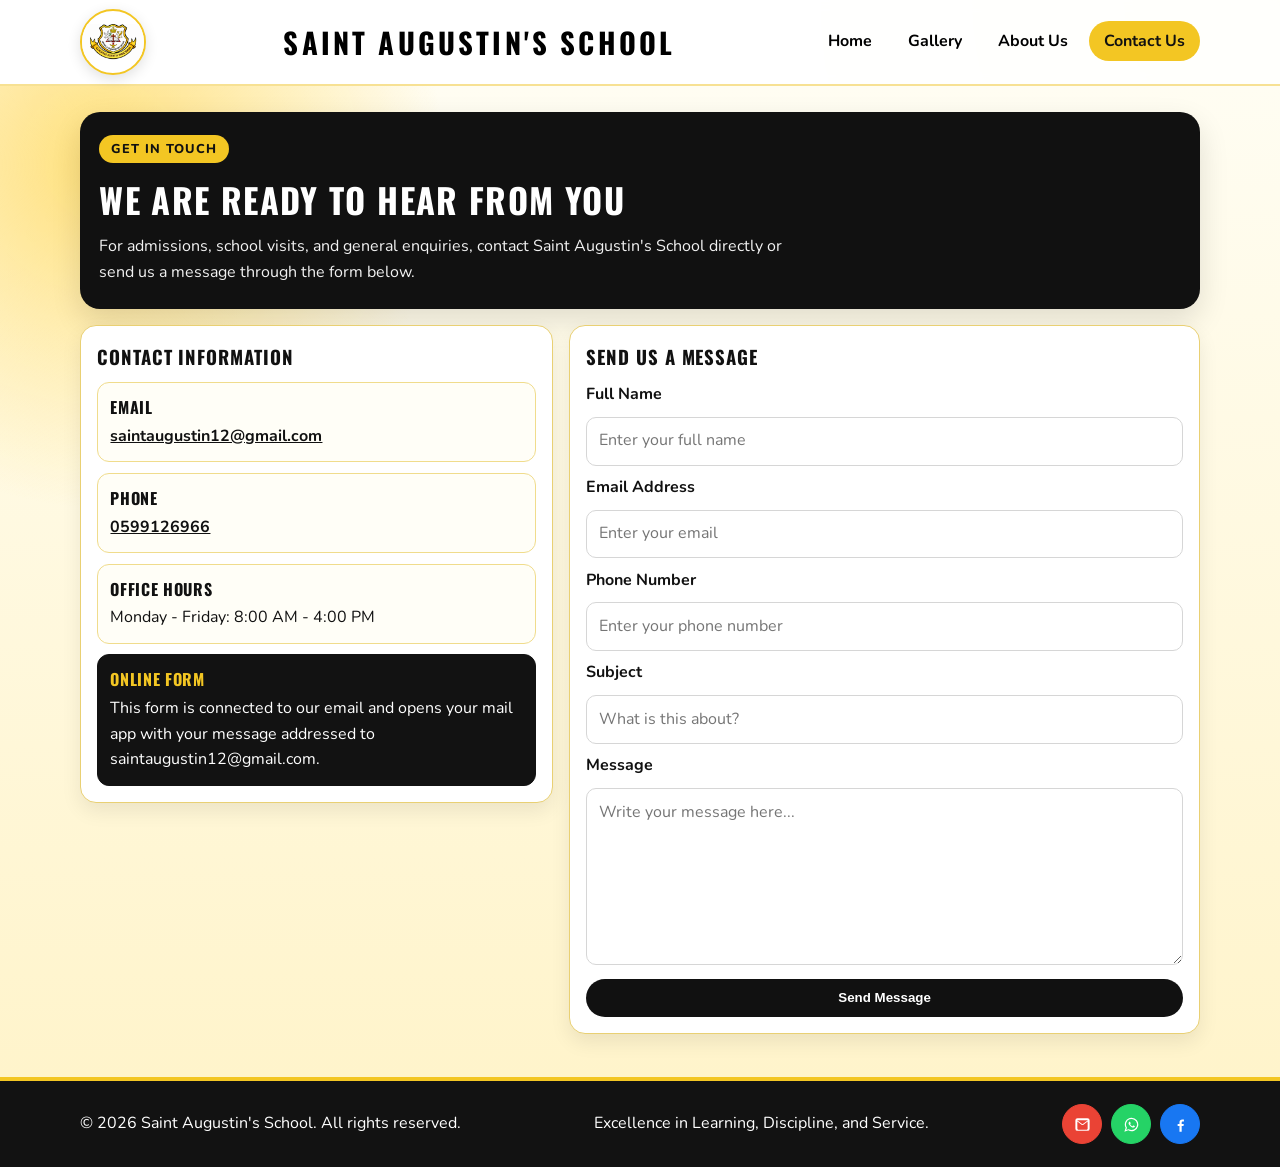
<file: contact-us.html>
<!DOCTYPE html>
<html lang="en">
<head>
  <meta charset="UTF-8">
  <meta name="viewport" content="width=device-width, initial-scale=1.0">
  <title>Saint Augustin's School | Contact Us</title>
  <link rel="stylesheet" href="Style.css">
</head>
<body>
  <header class="site-header">
    <nav class="navbar container">
      <a href="index.html" class="brand" aria-label="Saint Augustin's School Home">
        <img src="Images/logo.png" alt="Saint Augustin's School Logo" class="logo">
      </a>
      <h1 class="school-name">SAINT AUGUSTIN'S SCHOOL</h1>
      <button class="menu-toggle" id="menuToggle" aria-label="Open navigation menu" aria-expanded="false">
        <span></span>
        <span></span>
        <span></span>
      </button>
      <ul class="nav-links" id="navLinks">
        <li><a href="index.html">Home</a></li>
        <li><a href="Gallery.html">Gallery</a></li>
        <li><a href="about-us.html">About Us</a></li>
        <li><a href="contact-us.html" class="active">Contact Us</a></li>
      </ul>
    </nav>
  </header>

  <main class="contact-modern">
    <section class="contact-hero container" aria-labelledby="contactHeroTitle">
      <p class="contact-kicker">Get In Touch</p>
      <h2 id="contactHeroTitle">We Are Ready to Hear From You</h2>
      <p class="contact-lead">For admissions, school visits, and general enquiries, contact Saint Augustin's School directly or send us a message through the form below.</p>
    </section>

    <section class="contact-wrap container" aria-label="Contact details and message form">
      <aside class="contact-details" aria-labelledby="contactInfoTitle">
        <h3 id="contactInfoTitle">Contact Information</h3>

        <article class="contact-item">
          <h4>Email</h4>
          <p><a href="mailto:saintaugustin12@gmail.com">saintaugustin12@gmail.com</a></p>
        </article>

        <article class="contact-item">
          <h4>Phone</h4>
          <p><a href="tel:0599126966">0599126966</a></p>
        </article>

        <article class="contact-item">
          <h4>Office Hours</h4>
          <p>Monday - Friday: 8:00 AM - 4:00 PM</p>
        </article>

        <article class="contact-item note-box">
          <h4>Online Form</h4>
          <p>This form is connected to our email and opens your mail app with your message addressed to saintaugustin12@gmail.com.</p>
        </article>
      </aside>

      <section class="contact-form-panel" aria-labelledby="formTitle">
        <h3 id="formTitle">Send Us a Message</h3>
        <form class="contact-form" action="mailto:saintaugustin12@gmail.com" method="post" enctype="text/plain">
          <label for="fullName">Full Name</label>
          <input type="text" id="fullName" name="Full Name" placeholder="Enter your full name" required>

          <label for="emailAddress">Email Address</label>
          <input type="email" id="emailAddress" name="Email" placeholder="Enter your email" required>

          <label for="phoneNumber">Phone Number</label>
          <input type="tel" id="phoneNumber" name="Phone" placeholder="Enter your phone number">

          <label for="subjectLine">Subject</label>
          <input type="text" id="subjectLine" name="Subject" placeholder="What is this about?" required>

          <label for="messageText">Message</label>
          <textarea id="messageText" name="Message" rows="6" placeholder="Write your message here..." required></textarea>

          <button type="submit" class="contact-submit">Send Message</button>
        </form>
      </section>
    </section>
  </main>

  <footer class="site-footer">
    <div class="container footer-content">
      <p>&copy; 2026 Saint Augustin's School. All rights reserved.</p>
      <p>Excellence in Learning, Discipline, and Service.</p>
      <div class="footer-social" aria-label="School contact and social links">
        <a class="footer-link email-link" href="mailto:saintaugustin12@gmail.com" aria-label="Send email to Saint Augustin's School">
          <svg viewBox="0 0 24 24" aria-hidden="true" focusable="false">
            <path d="M3 6.75A2.75 2.75 0 0 1 5.75 4h12.5A2.75 2.75 0 0 1 21 6.75v10.5A2.75 2.75 0 0 1 18.25 20H5.75A2.75 2.75 0 0 1 3 17.25V6.75Zm2.1-.25 6.9 5.16 6.9-5.16H5.1Zm13.4 11V8.2l-5.77 4.31a1.25 1.25 0 0 1-1.46 0L5.5 8.2v9.3c0 .55.45 1 1 1h11c.55 0 1-.45 1-1Z"/>
          </svg>
        </a>
        <a class="footer-link whatsapp-link" href="https://wa.me/233599126966" target="_blank" rel="noopener noreferrer" aria-label="Chat on WhatsApp">
          <svg viewBox="0 0 24 24" aria-hidden="true" focusable="false">
            <path d="M12 3.5a8.5 8.5 0 0 0-7.37 12.74L3 21l4.9-1.58A8.5 8.5 0 1 0 12 3.5Zm0 15.5a6.95 6.95 0 0 1-3.54-.96l-.25-.15-2.9.93.95-2.82-.16-.28A7 7 0 1 1 12 19Zm3.85-5.15c-.2-.1-1.19-.59-1.38-.66-.18-.07-.31-.1-.44.1-.13.2-.5.66-.62.8-.11.13-.22.15-.42.05-.2-.1-.82-.3-1.56-.95-.58-.52-.97-1.15-1.08-1.35-.11-.2-.01-.3.09-.4.1-.1.2-.23.3-.34.1-.12.13-.2.2-.33.06-.13.03-.25-.02-.35-.05-.1-.44-1.07-.6-1.47-.16-.39-.33-.34-.45-.34h-.38c-.13 0-.35.05-.53.25-.18.2-.68.66-.68 1.6s.7 1.85.8 1.98c.1.13 1.37 2.08 3.32 2.91.47.2.83.31 1.12.39.47.15.9.13 1.24.08.38-.06 1.19-.49 1.35-.96.17-.47.17-.87.12-.96-.04-.1-.18-.15-.38-.25Z"/>
          </svg>
        </a>
        <a class="footer-link facebook-link" href="https://web.facebook.com/people/St-Augustines-RC-JHS-School-Ashaiman/100087876585555/" target="_blank" rel="noopener noreferrer" aria-label="Visit Facebook page">
          <svg viewBox="0 0 24 24" aria-hidden="true" focusable="false">
            <path d="M13.5 21v-7h2.3l.35-2.73H13.5V9.53c0-.8.22-1.34 1.36-1.34h1.45V5.74c-.25-.03-1.1-.1-2.1-.1-2.07 0-3.49 1.26-3.49 3.57v2.06H8.4V14h2.32v7h2.78Z"/>
          </svg>
        </a>
      </div>
    </div>
  </footer>

  <script>
    const menuToggle = document.getElementById("menuToggle");
    const navLinks = document.getElementById("navLinks");

    menuToggle.addEventListener("click", () => {
      const expanded = menuToggle.getAttribute("aria-expanded") === "true";
      menuToggle.setAttribute("aria-expanded", String(!expanded));
      navLinks.classList.toggle("open");
    });
  </script>
</body>
</html>
</file>
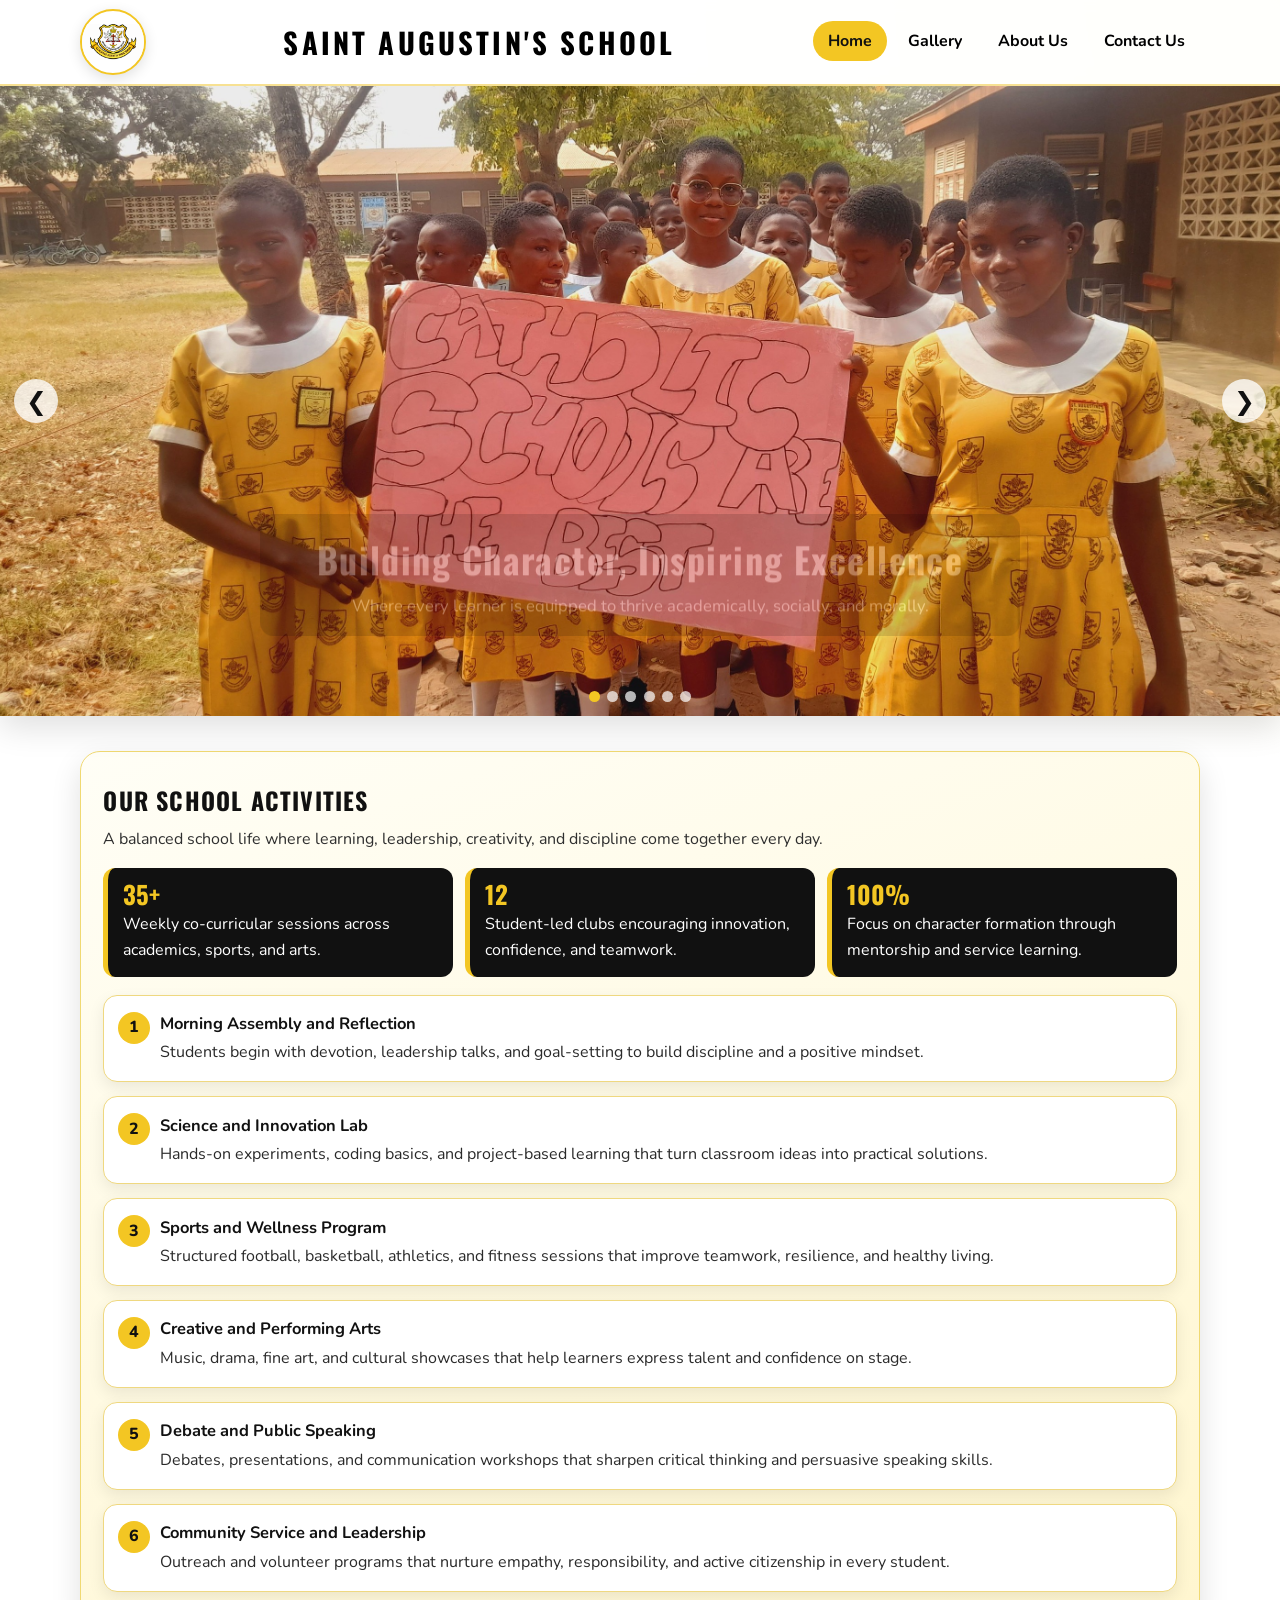
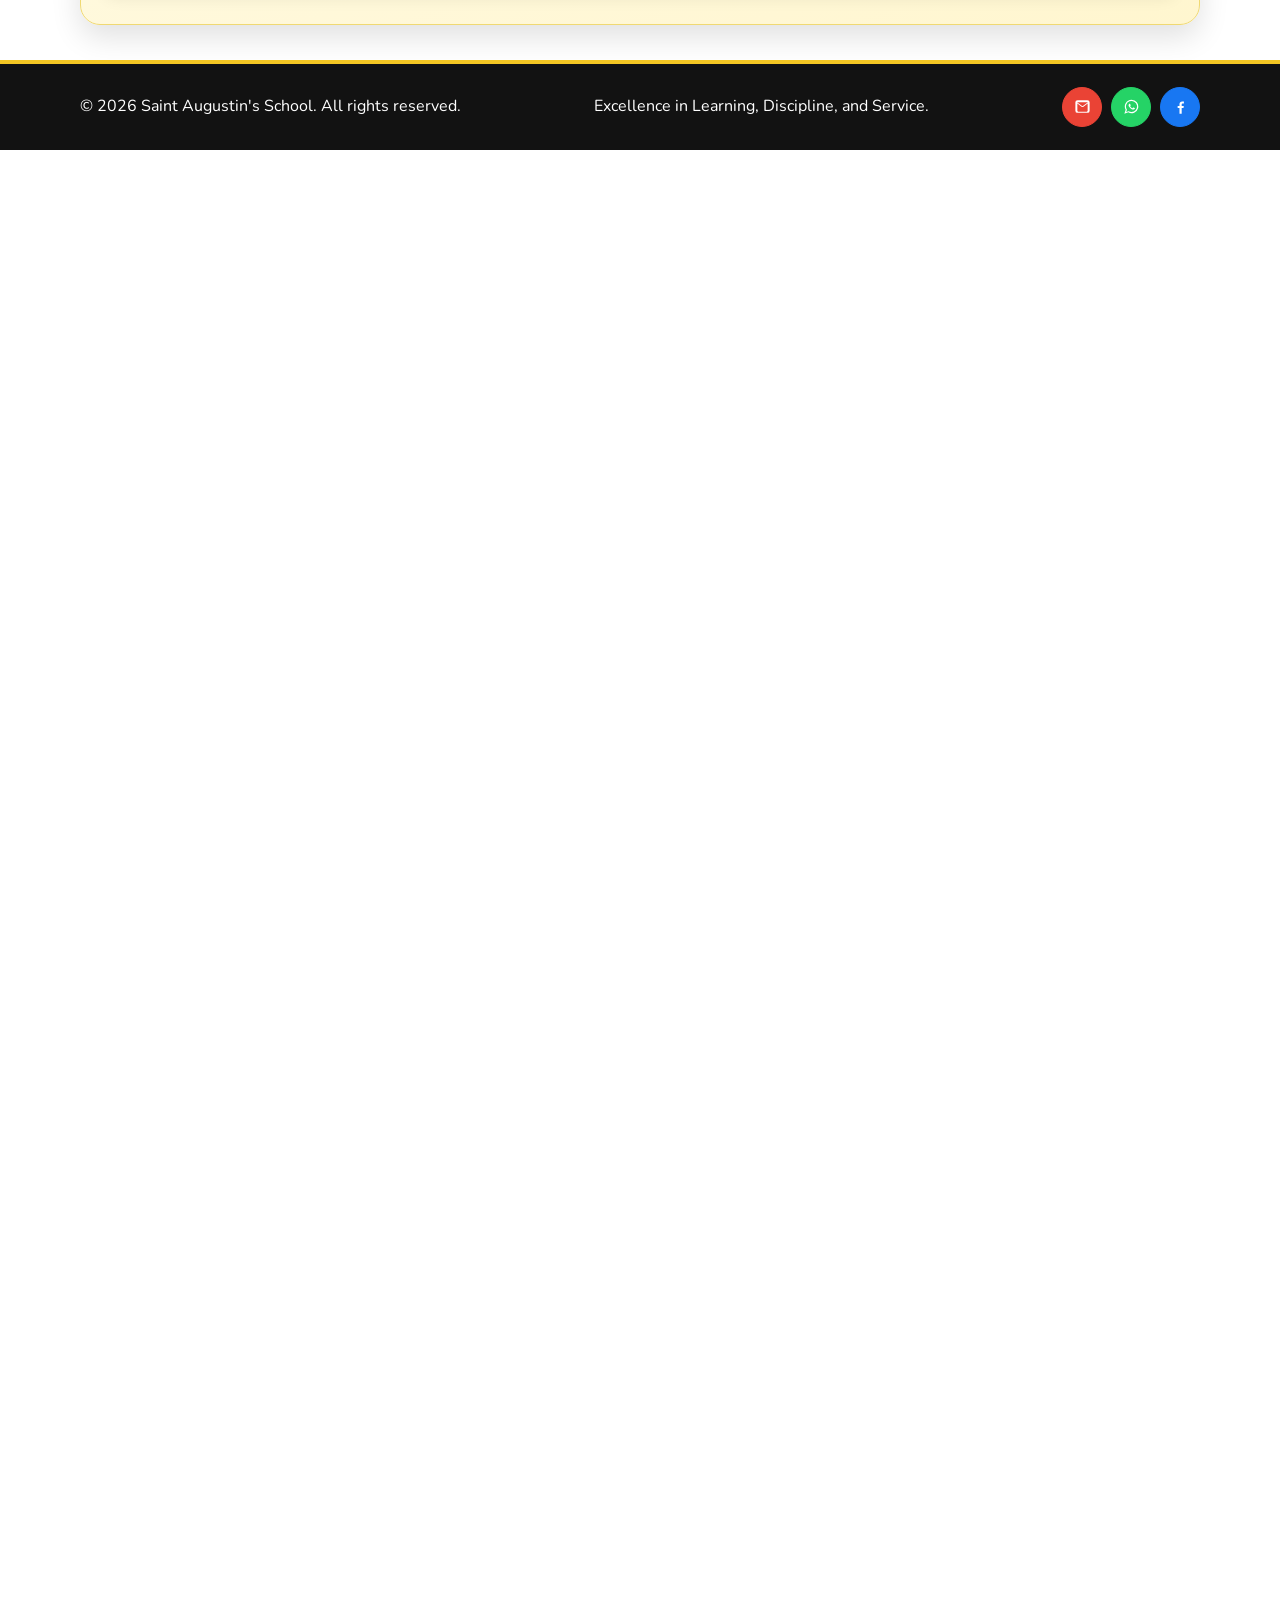
<file: Home.html>
<!DOCTYPE html>
<html lang="en">
<head>
  <meta charset="UTF-8">
  <meta http-equiv="refresh" content="0;url=index.html">
  <title>Redirecting to Home</title>
  <link rel="canonical" href="index.html">
</head>
<body>
  <p>Redirecting to the home page. If you are not redirected automatically, <a href="index.html">click here</a>.</p>
</body>
</html>
</file>
<file: Style.css>
@import url("https://fonts.googleapis.com/css2?family=Oswald:wght@500;600;700&family=Nunito:wght@400;600;700&display=swap");

:root {
  --bg-main: #ffffff;
  --text-main: #111111;
  --accent-yellow: #f3c623;
  --accent-yellow-dark: #d6aa10;
  --accent-black: #000000;
  --surface: #fff9dc;
  --shadow: 0 12px 30px rgba(0, 0, 0, 0.12);
}

* {
  margin: 0;
  padding: 0;
  box-sizing: border-box;
}

body {
  font-family: "Nunito", sans-serif;
  color: var(--text-main);
  background: radial-gradient(circle at top right, #fff5bf 0%, var(--bg-main) 35%);
  min-height: 100vh;
  line-height: 1.6;
}

.container {
  width: min(1120px, 92%);
  margin: 0 auto;
}

.site-header {
  position: sticky;
  top: 0;
  z-index: 1000;
  background: rgba(255, 255, 255, 0.94);
  backdrop-filter: blur(6px);
  border-bottom: 2px solid #f7e193;
}

.navbar {
  display: grid;
  grid-template-columns: auto 1fr auto;
  align-items: center;
  gap: 1rem;
  min-height: 84px;
  position: relative;
}

.brand {
  display: flex;
  align-items: center;
}

.logo {
  width: 66px;
  height: 66px;
  object-fit: contain;
  border-radius: 50%;
  border: 2px solid var(--accent-yellow);
  background: #fff;
  box-shadow: 0 4px 14px rgba(0, 0, 0, 0.12);
}

.school-name {
  justify-self: center;
  text-align: center;
  font-family: "Oswald", sans-serif;
  text-transform: uppercase;
  font-size: clamp(1.1rem, 2.6vw, 1.8rem);
  letter-spacing: 0.11em;
  color: var(--accent-black);
}

.nav-links {
  list-style: none;
  display: flex;
  align-items: center;
  gap: 0.35rem;
}

.nav-links a {
  text-decoration: none;
  color: var(--accent-black);
  font-weight: 700;
  padding: 0.55rem 0.95rem;
  border-radius: 999px;
  transition: all 0.28s ease;
}

.nav-links a:hover,
.nav-links a.active {
  background: var(--accent-yellow);
  color: #111;
}

.menu-toggle {
  display: none;
  border: 0;
  background: transparent;
  cursor: pointer;
  justify-self: end;
  width: 44px;
}

.menu-toggle span {
  display: block;
  width: 28px;
  height: 3px;
  background: var(--accent-black);
  margin: 5px auto;
  border-radius: 4px;
}

.hero-slider {
  position: relative;
  width: 100%;
  margin: 0 0 2.2rem;
  border-radius: 0;
  overflow: hidden;
  min-height: 70vh;
  box-shadow: var(--shadow);
  background: #000;
}

.slider-track {
  position: absolute;
  inset: 0;
}

.slide {
  position: absolute;
  inset: 0;
  width: 100%;
  height: 100%;
  object-fit: cover;
  opacity: 0;
  transform: scale(1.04);
  transition: opacity 0.8s ease, transform 1.2s ease;
}

.slide.active {
  opacity: 1;
  transform: scale(1);
}

.hero-overlay {
  position: absolute;
  left: 50%;
  bottom: 14%;
  transform: translateX(-50%);
  text-align: center;
  color: #fff;
  width: min(90%, 760px);
  z-index: 3;
  background: rgba(0, 0, 0, 0.44);
  padding: 1rem 1.3rem;
  border-radius: 14px;
  animation: riseIn 0.9s ease;
}

.hero-overlay h2 {
  font-family: "Oswald", sans-serif;
  font-size: clamp(1.3rem, 3vw, 2.25rem);
  letter-spacing: 0.04em;
  margin-bottom: 0.35rem;
}

.hero-overlay p {
  font-size: clamp(0.95rem, 1.3vw, 1.1rem);
}

.slider-btn {
  position: absolute;
  top: 50%;
  transform: translateY(-50%);
  border: 0;
  width: 44px;
  height: 44px;
  border-radius: 50%;
  background: rgba(255, 255, 255, 0.78);
  color: #111;
  font-size: 1.55rem;
  cursor: pointer;
  z-index: 4;
  transition: background 0.25s ease;
}

.slider-btn:hover {
  background: var(--accent-yellow);
}

.prev {
  left: 14px;
}

.next {
  right: 14px;
}

.slider-dots {
  position: absolute;
  left: 50%;
  bottom: 14px;
  transform: translateX(-50%);
  display: flex;
  gap: 0.45rem;
  z-index: 4;
}

.dot {
  width: 11px;
  height: 11px;
  border-radius: 50%;
  border: 0;
  background: rgba(255, 255, 255, 0.7);
  cursor: pointer;
}

.dot.active {
  background: var(--accent-yellow);
}

.activities {
  background: linear-gradient(160deg, #fffef6 0%, #fff6cf 100%);
  border: 1px solid #f0d972;
  border-radius: 20px;
  padding: 1.8rem 1.4rem 2rem;
  margin-bottom: 2.2rem;
  box-shadow: var(--shadow);
}

.activities-head {
  margin-bottom: 1rem;
}

.activity-summary {
  display: grid;
  grid-template-columns: repeat(auto-fit, minmax(180px, 1fr));
  gap: 0.8rem;
  margin-bottom: 1.1rem;
}

.summary-card {
  background: #111;
  color: #fff;
  border-left: 5px solid var(--accent-yellow);
  border-radius: 12px;
  padding: 0.85rem 0.9rem;
}

.summary-card h3 {
  font-family: "Oswald", sans-serif;
  font-size: 1.55rem;
  line-height: 1;
  color: var(--accent-yellow);
  margin-bottom: 0.35rem;
}

.activities h2,
.page-content h2 {
  font-family: "Oswald", sans-serif;
  text-transform: uppercase;
  letter-spacing: 0.05em;
  margin-bottom: 0.45rem;
}

.section-intro {
  margin-bottom: 1rem;
  color: #2f2f2f;
}

.activity-list {
  padding-left: 1.15rem;
  display: grid;
  gap: 0.75rem;
}

.stylish-list {
  counter-reset: activity-step;
  list-style: none;
  padding-left: 0;
  gap: 0.9rem;
}

.stylish-list li {
  counter-increment: activity-step;
  position: relative;
  background: #fff;
  border: 1px solid #efd880;
  border-radius: 14px;
  padding: 0.95rem 0.95rem 0.95rem 3.5rem;
  box-shadow: 0 6px 16px rgba(0, 0, 0, 0.08);
}

.stylish-list li::before {
  content: counter(activity-step);
  position: absolute;
  left: 0.85rem;
  top: 1rem;
  width: 2rem;
  height: 2rem;
  border-radius: 50%;
  display: grid;
  place-items: center;
  font-weight: 800;
  color: #111;
  background: var(--accent-yellow);
}

.stylish-list li strong {
  display: block;
  font-size: 1.03rem;
  margin-bottom: 0.2rem;
}

.stylish-list li p {
  color: #2a2a2a;
}

.page-content {
  padding-top: 2rem;
  padding-bottom: 2.5rem;
}

.gallery-grid {
  display: grid;
  grid-template-columns: repeat(auto-fit, minmax(220px, 1fr));
  gap: 0.9rem;
}

.gallery-grid img {
  width: 100%;
  height: 220px;
  object-fit: cover;
  border-radius: 12px;
  border: 2px solid #f4d553;
  box-shadow: 0 7px 18px rgba(0, 0, 0, 0.14);
  transition: transform 0.25s ease;
}

.gallery-grid img:hover {
  transform: translateY(-4px) scale(1.015);
}

.gallery-page {
  padding-top: 1.4rem;
}

.gallery-hero {
  text-align: center;
  margin-bottom: 1.2rem;
}

.kicker {
  display: inline-block;
  background: #111;
  color: var(--accent-yellow);
  font-weight: 700;
  text-transform: uppercase;
  letter-spacing: 0.08em;
  border-radius: 999px;
  padding: 0.25rem 0.75rem;
  margin-bottom: 0.45rem;
}

.featured-strip {
  display: grid;
  grid-template-columns: 1.15fr 1fr 1fr;
  gap: 0.85rem;
  margin-bottom: 1.25rem;
}

.featured-card {
  position: relative;
  border-radius: 14px;
  overflow: hidden;
  min-height: 240px;
  box-shadow: 0 8px 20px rgba(0, 0, 0, 0.14);
}

.featured-card.tall {
  min-height: 300px;
}

.featured-card img {
  width: 100%;
  height: 100%;
  object-fit: cover;
  transition: transform 0.4s ease;
}

.featured-card:hover img {
  transform: scale(1.05);
}

.featured-overlay {
  position: absolute;
  left: 0;
  right: 0;
  bottom: 0;
  padding: 0.85rem 0.9rem;
  color: #fff;
  background: linear-gradient(to top, rgba(0, 0, 0, 0.82), rgba(0, 0, 0, 0.15));
}

.featured-overlay h3 {
  font-family: "Oswald", sans-serif;
  margin-bottom: 0.15rem;
  letter-spacing: 0.03em;
}

.gallery-masonry {
  columns: 4 220px;
  column-gap: 0.85rem;
}

.gallery-item {
  margin: 0 0 0.85rem;
  break-inside: avoid;
}

.gallery-item img {
  width: 100%;
  display: block;
  border-radius: 12px;
  border: 2px solid #f2d04e;
  box-shadow: 0 8px 20px rgba(0, 0, 0, 0.12);
  cursor: zoom-in;
  transition: transform 0.26s ease, filter 0.26s ease;
}

.gallery-item img:hover {
  transform: translateY(-4px);
  filter: brightness(1.03);
}

.lightbox {
  position: fixed;
  inset: 0;
  background: rgba(0, 0, 0, 0.88);
  display: none;
  align-items: center;
  justify-content: center;
  z-index: 2000;
  padding: 1.2rem;
}

.lightbox.show {
  display: flex;
}

.lightbox img {
  max-width: min(95vw, 1100px);
  max-height: 88vh;
  border-radius: 12px;
  border: 3px solid var(--accent-yellow);
}

.lightbox-close {
  position: absolute;
  top: 14px;
  right: 18px;
  font-size: 2rem;
  width: 44px;
  height: 44px;
  border: 0;
  border-radius: 50%;
  cursor: pointer;
  color: #111;
  background: var(--accent-yellow);
}

.about-grid,
.contact-grid {
  display: grid;
  grid-template-columns: repeat(auto-fit, minmax(240px, 1fr));
  gap: 1rem;
}

.about-modern {
  padding: 1.7rem 0 2.7rem;
  background:
    radial-gradient(circle at 88% 4%, #ffe683 0%, rgba(255, 230, 131, 0) 26%),
    linear-gradient(180deg, #fffef8 0%, #fff7d9 100%);
}

.about-hero {
  background: #111;
  color: #fff;
  border-radius: 20px;
  padding: 1.5rem 1.2rem;
  margin-bottom: 1.25rem;
  box-shadow: var(--shadow);
}

.about-kicker {
  display: inline-block;
  background: var(--accent-yellow);
  color: #111;
  padding: 0.25rem 0.7rem;
  border-radius: 999px;
  font-size: 0.8rem;
  font-weight: 800;
  text-transform: uppercase;
  letter-spacing: 0.08em;
  margin-bottom: 0.65rem;
}

.about-hero h2 {
  font-family: "Oswald", sans-serif;
  text-transform: uppercase;
  letter-spacing: 0.04em;
  font-size: clamp(1.35rem, 3.2vw, 2.25rem);
  margin-bottom: 0.55rem;
}

.about-lead {
  max-width: 68ch;
  color: #f3f3f3;
}

.history-badge {
  margin-top: 1rem;
  border: 1px solid #474747;
  border-radius: 14px;
  display: inline-flex;
  flex-wrap: wrap;
  overflow: hidden;
}

.badge-year {
  background: var(--accent-yellow);
  color: #111;
  font-weight: 900;
  letter-spacing: 0.06em;
  padding: 0.55rem 0.9rem;
}

.badge-text {
  background: #1f1f1f;
  color: #fff;
  padding: 0.55rem 0.9rem;
  font-weight: 700;
}

.history-timeline,
.about-values {
  margin-top: 1.1rem;
}

.history-timeline h3,
.about-values h3 {
  font-family: "Oswald", sans-serif;
  text-transform: uppercase;
  letter-spacing: 0.05em;
  margin-bottom: 0.7rem;
}

.history-intro {
  max-width: 78ch;
  margin-bottom: 0.9rem;
  color: #252525;
}

.timeline-grid {
  display: grid;
  grid-template-columns: repeat(auto-fit, minmax(220px, 1fr));
  gap: 0.85rem;
}

.timeline-card {
  background: #fff;
  border: 1px solid #ebd47a;
  border-radius: 14px;
  padding: 1rem;
  box-shadow: 0 8px 20px rgba(0, 0, 0, 0.08);
}

.timeline-year {
  display: inline-block;
  background: #111;
  color: var(--accent-yellow);
  border-radius: 999px;
  font-weight: 800;
  padding: 0.22rem 0.65rem;
  margin-bottom: 0.45rem;
}

.timeline-card h4,
.about-values .info-card h4 {
  font-family: "Oswald", sans-serif;
  text-transform: uppercase;
  letter-spacing: 0.04em;
  margin-bottom: 0.25rem;
}

.contact-modern {
  padding: 1.6rem 0 2.7rem;
  background:
    radial-gradient(circle at 8% 8%, #ffe07b 0%, rgba(255, 224, 123, 0) 23%),
    linear-gradient(180deg, #fffdf2 0%, #fff4cb 100%);
}

.contact-hero {
  background: #111;
  color: #fff;
  border-radius: 20px;
  padding: 1.45rem 1.2rem;
  margin-bottom: 1rem;
  box-shadow: var(--shadow);
}

.contact-kicker {
  display: inline-block;
  background: var(--accent-yellow);
  color: #111;
  border-radius: 999px;
  padding: 0.25rem 0.72rem;
  text-transform: uppercase;
  letter-spacing: 0.08em;
  font-weight: 800;
  font-size: 0.8rem;
  margin-bottom: 0.55rem;
}

.contact-hero h2 {
  font-family: "Oswald", sans-serif;
  text-transform: uppercase;
  letter-spacing: 0.04em;
  font-size: clamp(1.35rem, 3vw, 2.15rem);
  margin-bottom: 0.45rem;
}

.contact-lead {
  max-width: 70ch;
  color: #f2f2f2;
}

.contact-wrap {
  display: grid;
  grid-template-columns: minmax(250px, 0.9fr) minmax(0, 1.2fr);
  gap: 1rem;
  align-items: start;
}

.contact-details,
.contact-form-panel {
  background: #fff;
  border: 1px solid #e9d073;
  border-radius: 16px;
  box-shadow: 0 8px 20px rgba(0, 0, 0, 0.08);
  padding: 1rem;
}

.contact-details h3,
.contact-form-panel h3 {
  font-family: "Oswald", sans-serif;
  text-transform: uppercase;
  letter-spacing: 0.05em;
  margin-bottom: 0.65rem;
}

.contact-item {
  background: #fffef7;
  border: 1px solid #f0dc8c;
  border-radius: 12px;
  padding: 0.75rem 0.78rem;
  margin-bottom: 0.65rem;
}

.contact-item:last-child {
  margin-bottom: 0;
}

.contact-item h4 {
  font-family: "Oswald", sans-serif;
  text-transform: uppercase;
  letter-spacing: 0.04em;
  margin-bottom: 0.2rem;
}

.contact-item a {
  color: #111;
  font-weight: 700;
  word-break: break-word;
}

.note-box {
  background: #121212;
  border-color: #121212;
  color: #fff;
}

.note-box h4 {
  color: var(--accent-yellow);
}

.contact-form {
  display: grid;
  gap: 0.58rem;
}

.contact-form label {
  font-weight: 700;
}

.contact-form input,
.contact-form textarea {
  width: 100%;
  border: 1px solid #d6d6d6;
  border-radius: 10px;
  padding: 0.66rem 0.72rem;
  font: inherit;
  background: #fff;
  transition: border-color 0.22s ease, box-shadow 0.22s ease;
}

.contact-form input:focus,
.contact-form textarea:focus {
  outline: none;
  border-color: var(--accent-yellow-dark);
  box-shadow: 0 0 0 3px rgba(243, 198, 35, 0.23);
}

.contact-form textarea {
  resize: vertical;
  min-height: 130px;
}

.contact-submit {
  margin-top: 0.3rem;
  border: 0;
  border-radius: 999px;
  background: #111;
  color: #fff;
  padding: 0.72rem 1rem;
  font-weight: 800;
  cursor: pointer;
  transition: transform 0.18s ease, background 0.25s ease;
}

.contact-submit:hover {
  background: var(--accent-yellow-dark);
  transform: translateY(-1px);
}

.info-card {
  background: #fff;
  border: 1px solid #ecd36c;
  border-radius: 14px;
  padding: 1.05rem;
  box-shadow: 0 8px 20px rgba(0, 0, 0, 0.08);
}

.info-card h3 {
  font-family: "Oswald", sans-serif;
  text-transform: uppercase;
  letter-spacing: 0.04em;
  margin-bottom: 0.35rem;
}

.site-footer {
  background: #121212;
  color: #fff;
  border-top: 4px solid var(--accent-yellow);
}

.footer-content {
  min-height: 86px;
  display: flex;
  flex-wrap: wrap;
  align-items: center;
  justify-content: space-between;
  gap: 0.6rem;
  padding: 0.8rem 0;
}

.footer-social {
  display: flex;
  flex-wrap: wrap;
  gap: 0.55rem;
}

.footer-link {
  position: relative;
  display: inline-flex;
  align-items: center;
  justify-content: center;
  text-decoration: none;
  width: 40px;
  height: 40px;
  background: #1d1d1d;
  border: 1px solid rgba(255, 255, 255, 0.16);
  border-radius: 50%;
  transition: transform 0.22s ease, filter 0.22s ease, box-shadow 0.22s ease;
}

.footer-link svg {
  width: 19px;
  height: 19px;
  fill: currentColor;
}

.email-link {
  color: #ffffff;
  background: #ea4335;
  border-color: #ea4335;
}

.whatsapp-link {
  color: #ffffff;
  background: #25d366;
  border-color: #25d366;
}

.facebook-link {
  color: #ffffff;
  background: #1877f2;
  border-color: #1877f2;
}

.footer-link:hover,
.footer-link:focus-visible {
  transform: translateY(-2px);
  filter: brightness(1.04);
  box-shadow: 0 6px 14px rgba(0, 0, 0, 0.25);
}

@keyframes riseIn {
  from {
    opacity: 0;
    transform: translate(-50%, 12px);
  }
  to {
    opacity: 1;
    transform: translate(-50%, 0);
  }
}

@media (max-width: 960px) {
  .navbar {
    grid-template-columns: auto 1fr auto;
  }

  .menu-toggle {
    display: block;
  }

  .nav-links {
    position: absolute;
    top: calc(100% + 6px);
    right: 0;
    background: #fff;
    border: 1px solid #e4ce67;
    border-radius: 12px;
    box-shadow: var(--shadow);
    min-width: 220px;
    padding: 0.55rem;
    display: none;
    flex-direction: column;
    align-items: stretch;
  }

  .nav-links.open {
    display: flex;
  }

  .school-name {
    font-size: clamp(1rem, 2.8vw, 1.4rem);
  }

  .hero-slider {
    min-height: 58vh;
  }

  .featured-strip {
    grid-template-columns: 1fr 1fr;
  }

  .featured-card.tall {
    grid-column: span 2;
    min-height: 260px;
  }

  .gallery-masonry {
    columns: 3 180px;
  }

  .contact-wrap {
    grid-template-columns: 1fr;
  }
}

@media (max-width: 560px) {
  .logo {
    width: 56px;
    height: 56px;
  }

  .school-name {
    letter-spacing: 0.08em;
    font-size: 0.98rem;
  }

  .hero-slider {
    min-height: 52vh;
  }

  .hero-overlay {
    bottom: 18%;
    padding: 0.7rem 0.9rem;
  }

  .slider-btn {
    width: 38px;
    height: 38px;
  }

  .featured-strip {
    grid-template-columns: 1fr;
  }

  .featured-card,
  .featured-card.tall {
    min-height: 220px;
    grid-column: auto;
  }

  .gallery-masonry {
    columns: 2 150px;
    column-gap: 0.6rem;
  }

  .stylish-list li {
    padding: 0.85rem 0.8rem 0.85rem 3rem;
  }

  .stylish-list li::before {
    left: 0.6rem;
  }

  .about-hero {
    padding: 1.15rem 0.9rem;
  }

  .contact-hero {
    padding: 1.1rem 0.9rem;
  }

  .badge-year,
  .badge-text {
    width: 100%;
  }

  .footer-content {
    justify-content: center;
    text-align: center;
  }

  .footer-social {
    justify-content: center;
  }
}
</file>
